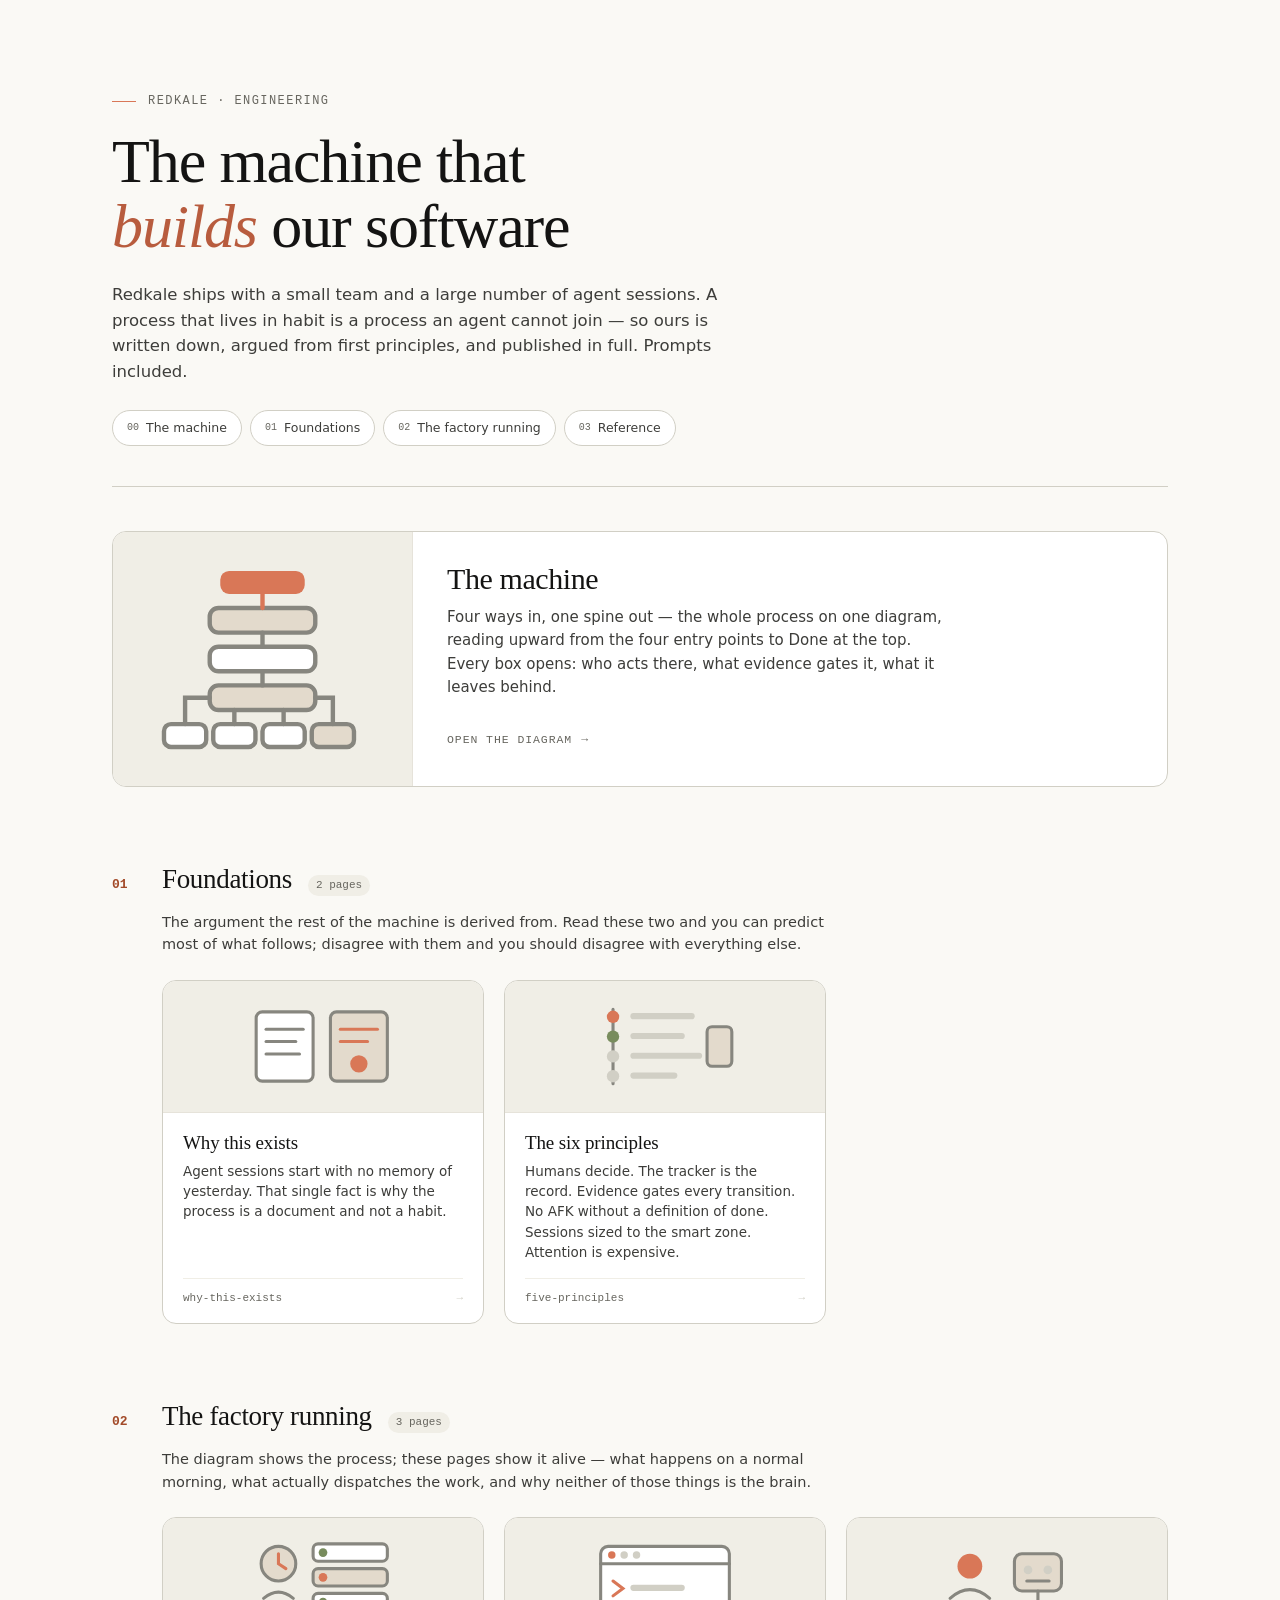
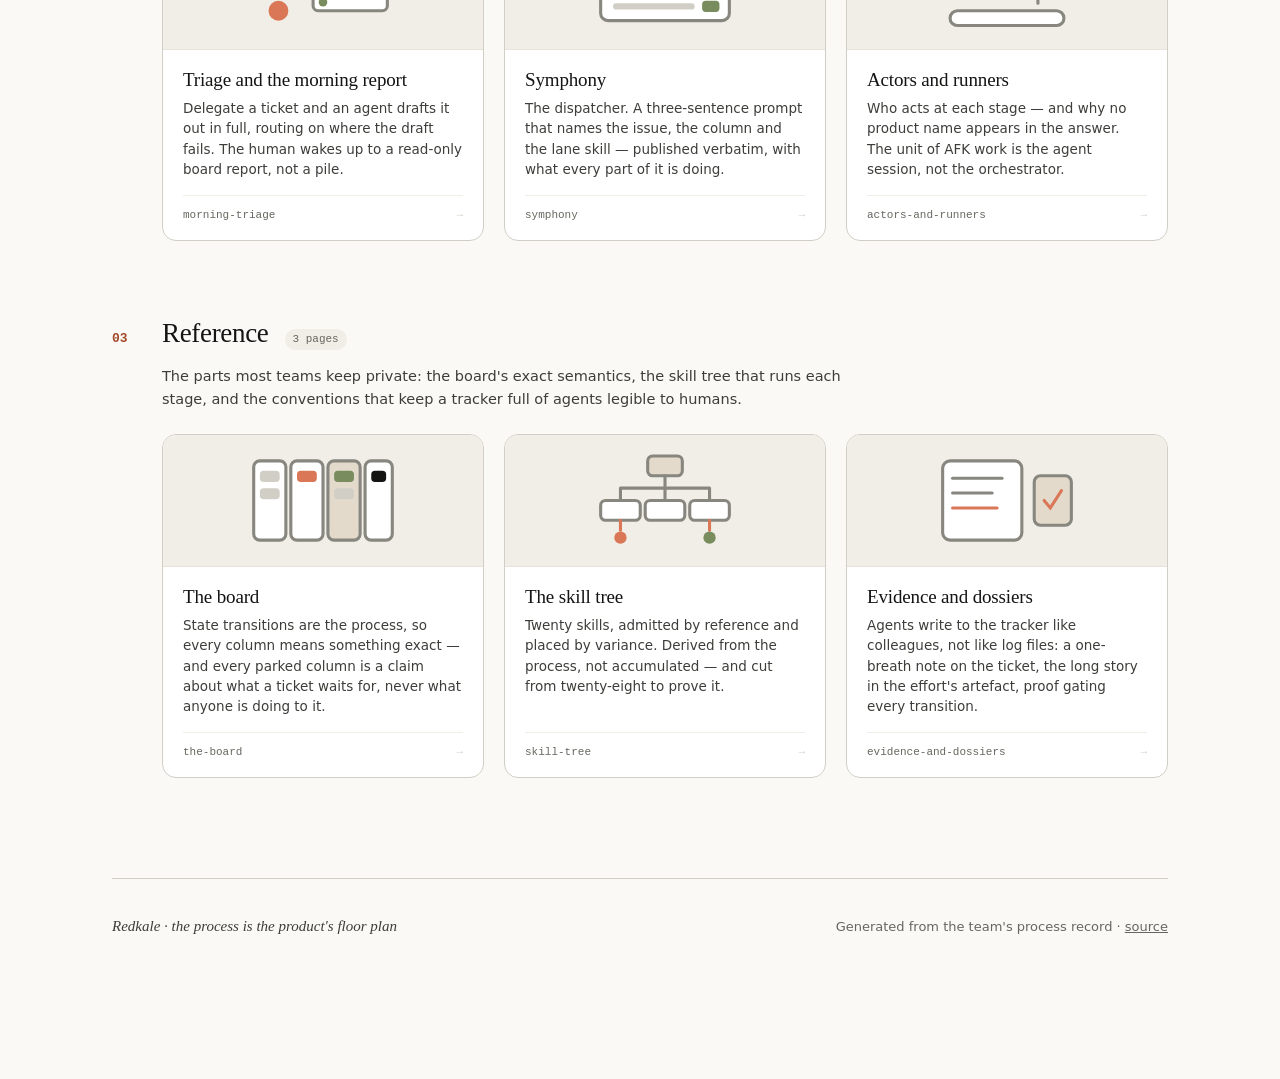
<file: index.html>
<!DOCTYPE html>
<html lang="en">
<head>
<meta charset="utf-8">
<meta name="viewport" content="width=device-width, initial-scale=1">
<title>The Software Factory — Redkale</title>
<meta name="description" content="How Redkale runs engineering with a small team and a large number of agent sessions — the whole process published in full, prompts included.">
<link rel="icon" type="image/svg+xml" href="favicon.svg">
<meta property="og:type" content="website">
<meta property="og:site_name" content="The Software Factory">
<meta property="og:title" content="The Software Factory — Redkale">
<meta property="og:description" content="How Redkale runs engineering with a small team and a large number of agent sessions — the whole process published in full, prompts included.">
<meta property="og:url" content="https://factory.redkale.ai/">
<meta property="og:image" content="https://factory.redkale.ai/og.png">
<meta property="og:image:width" content="1200">
<meta property="og:image:height" content="630">
<meta name="twitter:card" content="summary_large_image">
<link rel="stylesheet" href="style.css">
</head>
<body>
<div class="wrap">

<header class="masthead">
  <p class="eyebrow">Redkale · engineering</p>
  <h1>The machine that <em>builds</em> our software</h1>
  <p class="intro">Redkale ships with a small team and a large number of agent sessions. A process
    that lives in habit is a process an agent cannot join — so ours is written down, argued from
    first principles, and published in full. Prompts included.</p>
  <nav class="toc">
    <a href="machine.html"><span class="n">00</span> The machine</a>
    <a href="#foundations"><span class="n">01</span> Foundations</a>
    <a href="#running"><span class="n">02</span> The factory running</a>
    <a href="#reference"><span class="n">03</span> Reference</a>
  </nav>
</header>

<div class="feature">
  <a class="feat" href="machine.html">
    <div class="fthumb"><svg viewBox="0 0 120 108" aria-hidden="true">
      <rect class="cl" x="36" y="4" width="48" height="13" rx="5"/>
      <rect class="oa" x="30" y="25" width="60" height="14" rx="5"/>
      <rect class="wh" x="30" y="47" width="60" height="14" rx="5"/>
      <rect class="oa" x="30" y="69" width="60" height="14" rx="5"/>
      <path class="lc" d="M60 25 L60 17"/>
      <path class="ln" d="M60 47 L60 39 M60 69 L60 61"/>
      <rect class="wh" x="4" y="91" width="24" height="13" rx="4"/>
      <rect class="wh" x="32" y="91" width="24" height="13" rx="4"/>
      <rect class="wh" x="60" y="91" width="24" height="13" rx="4"/>
      <rect class="oa" x="88" y="91" width="24" height="13" rx="4"/>
      <path class="ln" d="M16 91 L16 76 L30 76"/><path class="ln" d="M44 91 L44 83"/>
      <path class="ln" d="M72 91 L72 83"/><path class="ln" d="M100 91 L100 76 L90 76"/>
    </svg></div>
    <div class="fbody">
      <p class="ftitle">The machine</p>
      <p class="fdesc">Four ways in, one spine out — the whole process on one diagram, reading
        upward from the four entry points to Done at the top. Every box opens: who acts there,
        what evidence gates it, what it leaves behind.</p>
      <p class="fgo"><span>Open the diagram</span><span class="arrow">→</span></p>
    </div>
  </a>
</div>

<section id="foundations">
  <div class="sec-head"><span class="idx">01</span><h2>Foundations</h2><span class="count">2 pages</span></div>
  <p class="sec-intro">The argument the rest of the machine is derived from. Read these two and you
    can predict most of what follows; disagree with them and you should disagree with everything else.</p>
  <div class="grid">
    <a class="card" href="why.html">
      <div class="thumb"><svg viewBox="0 0 120 80" aria-hidden="true">
        <rect class="wh" x="6" y="12" width="46" height="56" rx="5"/>
        <rect class="oa" x="66" y="12" width="46" height="56" rx="5"/>
        <line class="ln" x1="14" y1="26" x2="44" y2="26"/><line class="ln" x1="14" y1="36" x2="38" y2="36"/>
        <line class="ln" x1="14" y1="46" x2="41" y2="46"/>
        <line class="lc" x1="74" y1="26" x2="104" y2="26"/><line class="lc" x1="74" y1="36" x2="96" y2="36"/>
        <circle class="cl" cx="89" cy="54" r="7"/>
      </svg></div>
      <div class="cbody"><div class="ctitle">Why this exists</div>
        <div class="cdesc">Agent sessions start with no memory of yesterday. That single fact is why the process is a document and not a habit.</div>
        <div class="cfile"><span>why-this-exists</span><span class="arrow">→</span></div></div>
    </a>
    <a class="card" href="principles.html">
      <div class="thumb"><svg viewBox="0 0 120 80" aria-hidden="true">
        <line class="ln" x1="18" y1="10" x2="18" y2="70"/>
        <circle class="cl" cx="18" cy="16" r="5"/><circle class="ol" cx="18" cy="32" r="5"/>
        <circle class="fl" cx="18" cy="48" r="5"/><circle class="fl" cx="18" cy="64" r="5"/>
        <rect class="fl" x="32" y="13" width="52" height="5" rx="2.5"/>
        <rect class="fl" x="32" y="29" width="44" height="5" rx="2.5"/>
        <rect class="fl" x="32" y="45" width="58" height="5" rx="2.5"/>
        <rect class="fl" x="32" y="61" width="38" height="5" rx="2.5"/>
        <rect class="oa" x="94" y="24" width="20" height="32" rx="4"/>
      </svg></div>
      <div class="cbody"><div class="ctitle">The six principles</div>
        <div class="cdesc">Humans decide. The tracker is the record. Evidence gates every transition. No AFK without a definition of done. Sessions sized to the smart zone. Attention is expensive.</div>
        <div class="cfile"><span>five-principles</span><span class="arrow">→</span></div></div>
    </a>
  </div>
</section>

<section id="running">
  <div class="sec-head"><span class="idx">02</span><h2>The factory running</h2><span class="count">3 pages</span></div>
  <p class="sec-intro">The diagram shows the process; these pages show it alive — what happens on a
    normal morning, what actually dispatches the work, and why neither of those things is the brain.</p>
  <div class="grid">
    <a class="card" href="morning-triage.html">
      <div class="thumb"><svg viewBox="0 0 120 80" aria-hidden="true">
        <circle class="oa" cx="24" cy="24" r="14"/>
        <path class="lc" d="M24 16 L24 24 L30 28"/>
        <rect class="wh" x="52" y="8" width="60" height="14" rx="4"/>
        <rect class="oa" x="52" y="28" width="60" height="14" rx="4"/>
        <rect class="wh" x="52" y="48" width="60" height="14" rx="4"/>
        <circle class="ol" cx="60" cy="15" r="3.5"/><circle class="cl" cx="60" cy="35" r="3.5"/>
        <circle class="ol" cx="60" cy="55" r="3.5"/>
        <path class="ln" d="M12 52 Q24 42 36 52"/><circle class="cl" cx="24" cy="62" r="8"/>
      </svg></div>
      <div class="cbody"><div class="ctitle">Triage and the morning report</div>
        <div class="cdesc">Delegate a ticket and an agent drafts it out in full, routing on where the draft fails. The human wakes up to a read-only board report, not a pile.</div>
        <div class="cfile"><span>morning-triage</span><span class="arrow">→</span></div></div>
    </a>
    <a class="card" href="symphony.html">
      <div class="thumb"><svg viewBox="0 0 120 80" aria-hidden="true">
        <rect class="wh" x="8" y="10" width="104" height="60" rx="6"/>
        <line class="ln" x1="8" y1="24" x2="112" y2="24"/>
        <circle class="cl" cx="17" cy="17" r="3"/><circle class="fl" cx="27" cy="17" r="3"/><circle class="fl" cx="37" cy="17" r="3"/>
        <path class="lc" d="M18 38 L26 44 L18 50"/>
        <rect class="fl" x="32" y="41" width="44" height="5" rx="2.5"/>
        <rect class="fl" x="18" y="56" width="66" height="5" rx="2.5"/>
        <rect class="ol" x="90" y="54" width="14" height="9" rx="3"/>
      </svg></div>
      <div class="cbody"><div class="ctitle">Symphony</div>
        <div class="cdesc">The dispatcher. A three-sentence prompt that names the issue, the column and the lane skill — published verbatim, with what every part of it is doing.</div>
        <div class="cfile"><span>symphony</span><span class="arrow">→</span></div></div>
    </a>
    <a class="card" href="actors.html">
      <div class="thumb"><svg viewBox="0 0 120 80" aria-hidden="true">
        <circle class="cl" cx="30" cy="26" r="10"/><path class="ln" d="M14 52 Q30 38 46 52"/>
        <rect class="oa" x="66" y="16" width="38" height="30" rx="6"/>
        <circle class="fl" cx="77" cy="29" r="3.5"/><circle class="fl" cx="93" cy="29" r="3.5"/>
        <line class="ln" x1="76" y1="38" x2="94" y2="38"/>
        <line class="ln" x1="85" y1="46" x2="85" y2="56"/>
        <rect class="wh" x="14" y="62" width="92" height="12" rx="6"/>
      </svg></div>
      <div class="cbody"><div class="ctitle">Actors and runners</div>
        <div class="cdesc">Who acts at each stage — and why no product name appears in the answer. The unit of AFK work is the agent session, not the orchestrator.</div>
        <div class="cfile"><span>actors-and-runners</span><span class="arrow">→</span></div></div>
    </a>
  </div>
</section>

<section id="reference">
  <div class="sec-head"><span class="idx">03</span><h2>Reference</h2><span class="count">3 pages</span></div>
  <p class="sec-intro">The parts most teams keep private: the board's exact semantics, the skill tree
    that runs each stage, and the conventions that keep a tracker full of agents legible to humans.</p>
  <div class="grid">
    <a class="card" href="board.html">
      <div class="thumb"><svg viewBox="0 0 120 80" aria-hidden="true">
        <rect class="wh" x="4" y="8" width="26" height="64" rx="5"/><rect class="wh" x="34" y="8" width="26" height="64" rx="5"/>
        <rect class="oa" x="64" y="8" width="26" height="64" rx="5"/><rect class="wh" x="94" y="8" width="22" height="64" rx="5"/>
        <rect class="fl" x="9" y="16" width="16" height="9" rx="3"/><rect class="fl" x="9" y="30" width="16" height="9" rx="3"/>
        <rect class="cl" x="39" y="16" width="16" height="9" rx="3"/>
        <rect class="ol" x="69" y="16" width="16" height="9" rx="3"/><rect class="fl" x="69" y="30" width="16" height="9" rx="3"/>
        <rect class="sl" x="99" y="16" width="12" height="9" rx="3"/>
      </svg></div>
      <div class="cbody"><div class="ctitle">The board</div>
        <div class="cdesc">State transitions are the process, so every column means something exact — and every parked column is a claim about what a ticket waits for, never what anyone is doing to it.</div>
        <div class="cfile"><span>the-board</span><span class="arrow">→</span></div></div>
    </a>
    <a class="card" href="skill-tree.html">
      <div class="thumb"><svg viewBox="0 0 120 80" aria-hidden="true">
        <rect class="oa" x="46" y="4" width="28" height="16" rx="4"/>
        <path class="ln" d="M60 20 L60 30 M24 30 L96 30 M24 30 L24 40 M60 30 L60 40 M96 30 L96 40"/>
        <rect class="wh" x="8" y="40" width="32" height="16" rx="4"/>
        <rect class="wh" x="44" y="40" width="32" height="16" rx="4"/>
        <rect class="wh" x="80" y="40" width="32" height="16" rx="4"/>
        <path class="lc" d="M24 56 L24 64 M96 56 L96 64"/>
        <circle class="cl" cx="24" cy="70" r="5"/><circle class="ol" cx="96" cy="70" r="5"/>
      </svg></div>
      <div class="cbody"><div class="ctitle">The skill tree</div>
        <div class="cdesc">Twenty skills, admitted by reference and placed by variance. Derived from the process, not accumulated — and cut from twenty-eight to prove it.</div>
        <div class="cfile"><span>skill-tree</span><span class="arrow">→</span></div></div>
    </a>
    <a class="card" href="evidence.html">
      <div class="thumb"><svg viewBox="0 0 120 80" aria-hidden="true">
        <rect class="wh" x="8" y="8" width="64" height="64" rx="6"/>
        <line class="ln" x1="16" y1="22" x2="56" y2="22"/><line class="ln" x1="16" y1="34" x2="48" y2="34"/>
        <line class="lc" x1="16" y1="46" x2="52" y2="46"/>
        <rect class="oa" x="82" y="20" width="30" height="40" rx="5"/>
        <path class="lc" d="M90 40 L95 46 L104 32"/>
      </svg></div>
      <div class="cbody"><div class="ctitle">Evidence and dossiers</div>
        <div class="cdesc">Agents write to the tracker like colleagues, not like log files: a one-breath note on the ticket, the long story in the effort's artefact, proof gating every transition.</div>
        <div class="cfile"><span>evidence-and-dossiers</span><span class="arrow">→</span></div></div>
    </a>
  </div>
</section>

<footer>
  <span class="k">Redkale · the process is the product's floor plan</span>
  <span>Generated from the team's process record · <a href="https://github.com/Kale-BI/software-factory">source</a></span>
</footer>
</div>
</body>
</html>
</file>
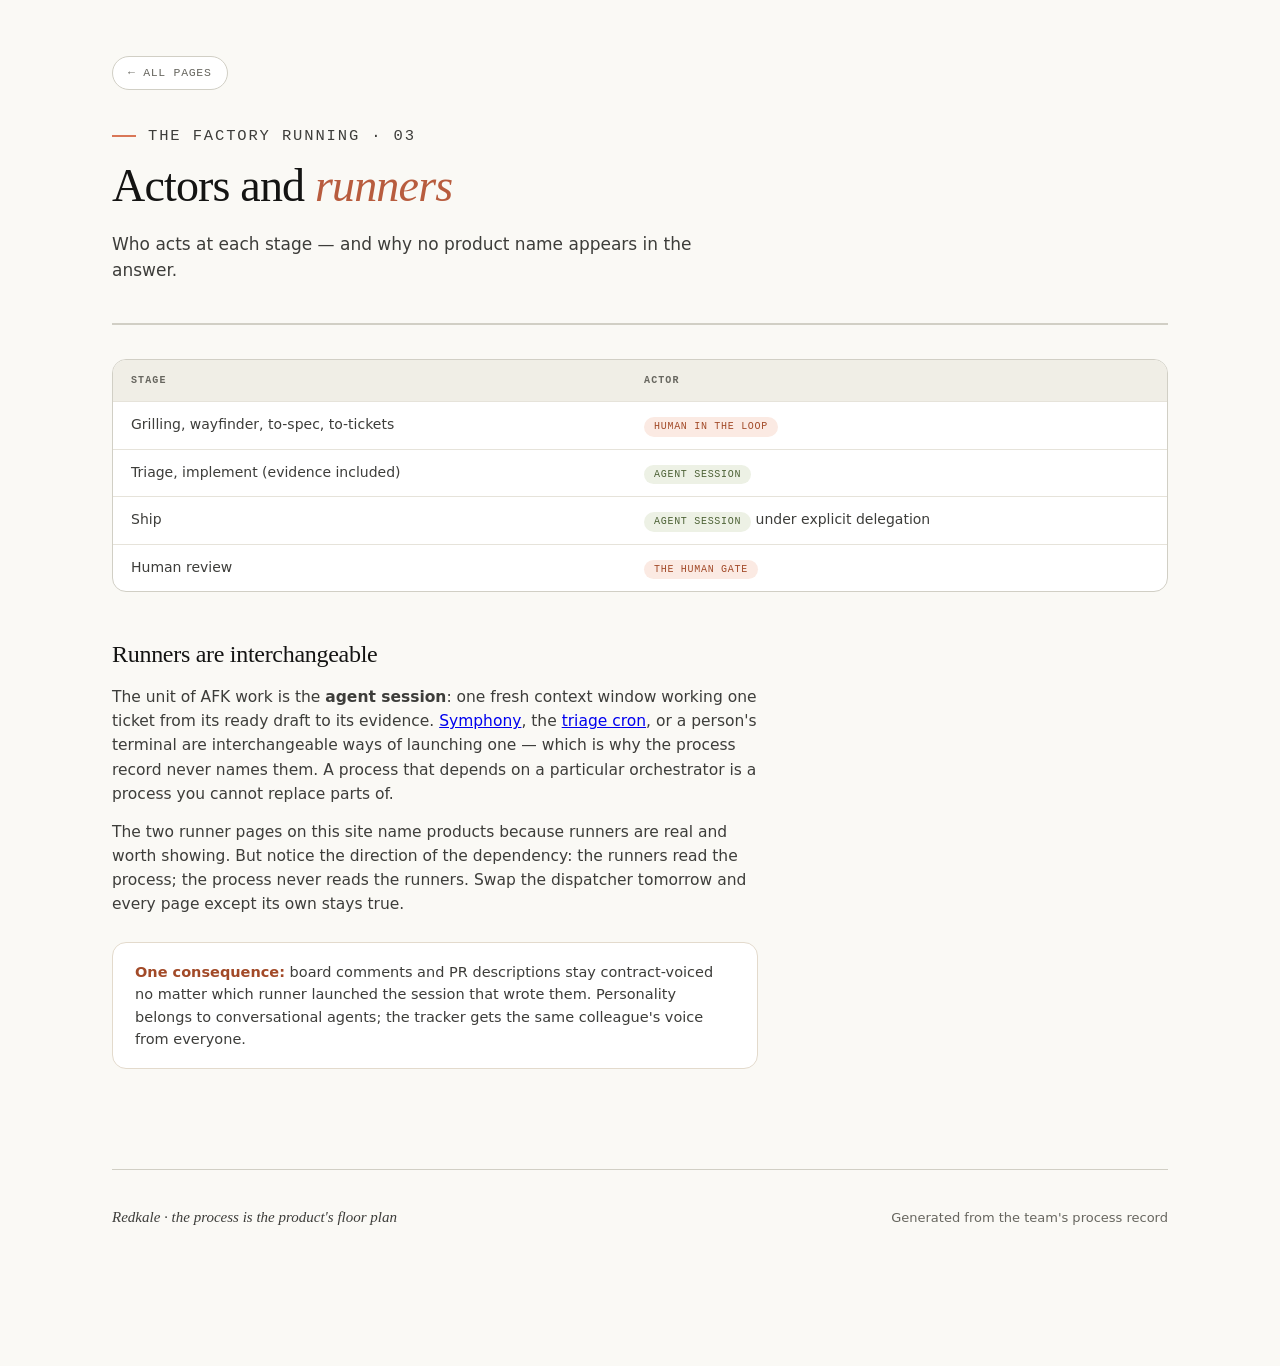
<file: actors.html>
<!DOCTYPE html>
<html lang="en">
<head>
<meta charset="utf-8">
<meta name="viewport" content="width=device-width, initial-scale=1">
<title>Actors and runners — The Software Factory</title>
<meta name="description" content="Who acts at each stage of Redkale's process — and why no product name appears in the answer.">
<link rel="icon" type="image/svg+xml" href="favicon.svg">
<meta property="og:type" content="website">
<meta property="og:site_name" content="The Software Factory">
<meta property="og:title" content="Actors and runners — The Software Factory">
<meta property="og:description" content="Who acts at each stage of Redkale's process — and why no product name appears in the answer.">
<meta property="og:url" content="https://factory.redkale.ai/actors.html">
<meta property="og:image" content="https://factory.redkale.ai/og.png">
<meta property="og:image:width" content="1200">
<meta property="og:image:height" content="630">
<meta name="twitter:card" content="summary_large_image">
<link rel="stylesheet" href="style.css">
</head>
<body>
<div class="wrap page page-top">
  <a class="back" href="index.html">&#8592; all pages</a>
  <p class="eyebrow">The factory running · 03</p>
  <h1>Actors and <em>runners</em></h1>
  <p class="lede">Who acts at each stage — and why no product name appears in the answer.</p>
  <div class="rule"></div>
  <div class="tablewrap"><table>
    <thead><tr><th>Stage</th><th>Actor</th></tr></thead>
    <tbody>
      <tr><td>Grilling, wayfinder, to-spec, to-tickets</td><td><span class="pill human">human in the loop</span></td></tr>
      <tr><td>Triage, implement (evidence included)</td><td><span class="pill agent">agent session</span></td></tr>
      <tr><td>Ship</td><td><span class="pill agent">agent session</span> under explicit delegation</td></tr>
      <tr><td>Human review</td><td><span class="pill human">the human gate</span></td></tr>
    </tbody>
  </table></div>
  <h2>Runners are interchangeable</h2>
  <p>The unit of AFK work is the <b>agent session</b>: one fresh context window working one ticket
    from its ready draft to its evidence. <a href="symphony.html">Symphony</a>, the
    <a href="morning-triage.html">triage cron</a>, or a person's terminal are interchangeable ways of
    launching one — which is why the process record never names them. A process that depends on a
    particular orchestrator is a process you cannot replace parts of.</p>
  <p>The two runner pages on this site name products because runners are real and worth showing. But
    notice the direction of the dependency: the runners read the process; the process never reads the
    runners. Swap the dispatcher tomorrow and every page except its own stays true.</p>
  <div class="callout"><b>One consequence:</b> board comments and PR descriptions stay contract-voiced
    no matter which runner launched the session that wrote them. Personality belongs to conversational
    agents; the tracker gets the same colleague's voice from everyone.</div>
  <footer><span class="k">Redkale · the process is the product's floor plan</span>
    <span>Generated from the team's process record</span></footer>
</div>
</body>
</html>
</file>
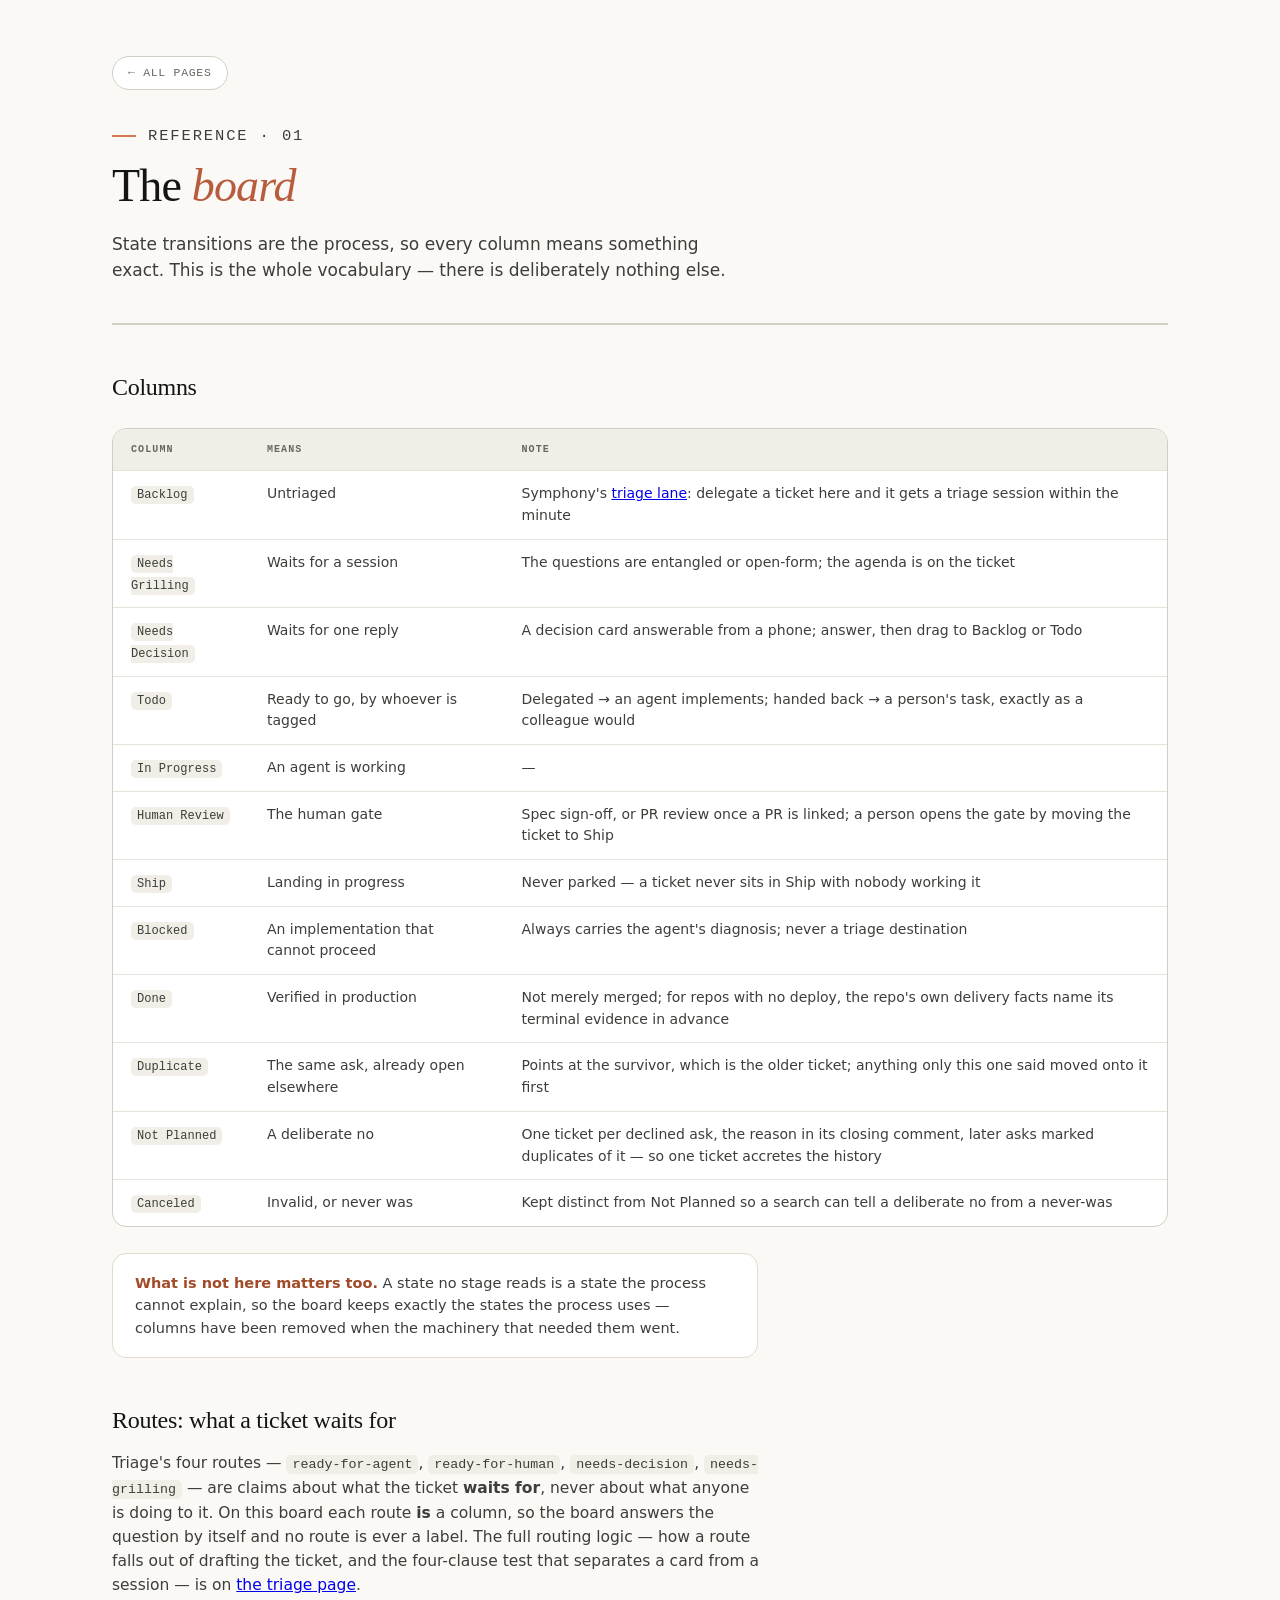
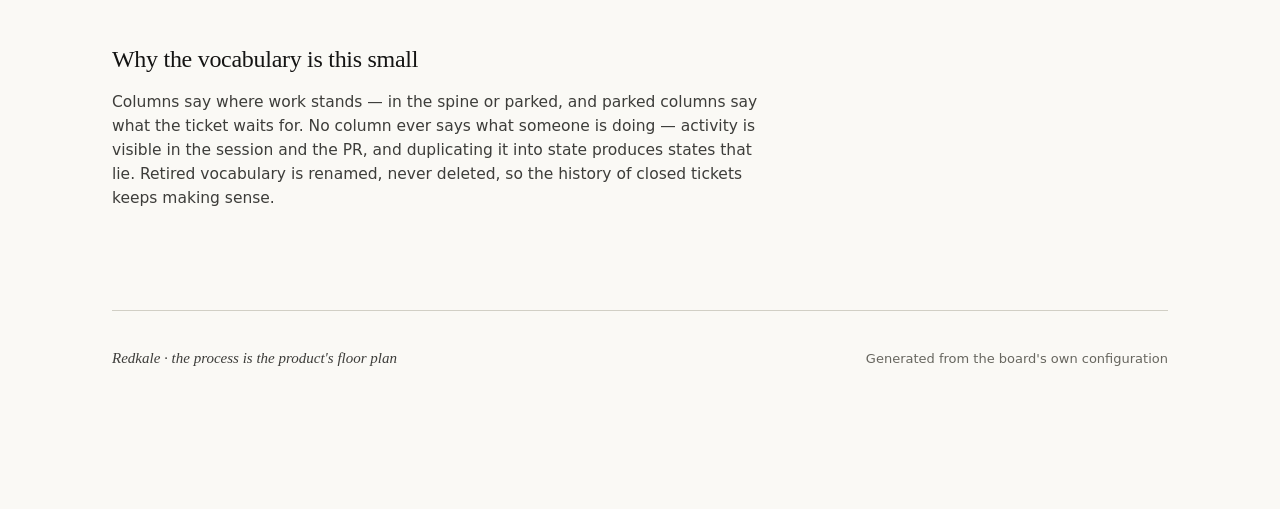
<file: board.html>
<!DOCTYPE html>
<html lang="en">
<head>
<meta charset="utf-8">
<meta name="viewport" content="width=device-width, initial-scale=1">
<title>The board — The Software Factory</title>
<meta name="description" content="The exact semantics of Redkale's board: every column means something precise, and every parked column is a claim about what a ticket waits for.">
<link rel="icon" type="image/svg+xml" href="favicon.svg">
<meta property="og:type" content="website">
<meta property="og:site_name" content="The Software Factory">
<meta property="og:title" content="The board — The Software Factory">
<meta property="og:description" content="The exact semantics of Redkale's board: every column means something precise, and every parked column is a claim about what a ticket waits for.">
<meta property="og:url" content="https://factory.redkale.ai/board.html">
<meta property="og:image" content="https://factory.redkale.ai/og.png">
<meta property="og:image:width" content="1200">
<meta property="og:image:height" content="630">
<meta name="twitter:card" content="summary_large_image">
<link rel="stylesheet" href="style.css">
</head>
<body>
<div class="wrap page page-top">
  <a class="back" href="index.html">&#8592; all pages</a>
  <p class="eyebrow">Reference · 01</p>
  <h1>The <em>board</em></h1>
  <p class="lede">State transitions are the process, so every column means something exact. This is the
    whole vocabulary — there is deliberately nothing else.</p>
  <div class="rule"></div>

  <h2>Columns</h2>
  <div class="tablewrap"><table>
    <thead><tr><th>Column</th><th>Means</th><th>Note</th></tr></thead>
    <tbody>
      <tr><td><code>Backlog</code></td><td>Untriaged</td><td>Symphony's <a href="symphony.html">triage lane</a>: delegate a ticket here and it gets a triage session within the minute</td></tr>
      <tr><td><code>Needs Grilling</code></td><td>Waits for a session</td><td>The questions are entangled or open-form; the agenda is on the ticket</td></tr>
      <tr><td><code>Needs Decision</code></td><td>Waits for one reply</td><td>A decision card answerable from a phone; answer, then drag to Backlog or Todo</td></tr>
      <tr><td><code>Todo</code></td><td>Ready to go, by whoever is tagged</td><td>Delegated &rarr; an agent implements; handed back &rarr; a person's task, exactly as a colleague would</td></tr>
      <tr><td><code>In Progress</code></td><td>An agent is working</td><td>&mdash;</td></tr>
      <tr><td><code>Human Review</code></td><td>The human gate</td><td>Spec sign-off, or PR review once a PR is linked; a person opens the gate by moving the ticket to Ship</td></tr>
      <tr><td><code>Ship</code></td><td>Landing in progress</td><td>Never parked — a ticket never sits in Ship with nobody working it</td></tr>
      <tr><td><code>Blocked</code></td><td>An implementation that cannot proceed</td><td>Always carries the agent's diagnosis; never a triage destination</td></tr>
      <tr><td><code>Done</code></td><td>Verified in production</td><td>Not merely merged; for repos with no deploy, the repo's own delivery facts name its terminal evidence in advance</td></tr>
      <tr><td><code>Duplicate</code></td><td>The same ask, already open elsewhere</td><td>Points at the survivor, which is the older ticket; anything only this one said moved onto it first</td></tr>
      <tr><td><code>Not Planned</code></td><td>A deliberate no</td><td>One ticket per declined ask, the reason in its closing comment, later asks marked duplicates of it — so one ticket accretes the history</td></tr>
      <tr><td><code>Canceled</code></td><td>Invalid, or never was</td><td>Kept distinct from Not Planned so a search can tell a deliberate no from a never-was</td></tr>
    </tbody>
  </table></div>
  <div class="callout"><b>What is not here matters too.</b> A state no stage reads is a state the
    process cannot explain, so the board keeps exactly the states the process uses — columns have
    been removed when the machinery that needed them went.</div>

  <h2>Routes: what a ticket waits for</h2>
  <p>Triage's four routes &mdash; <code>ready-for-agent</code>, <code>ready-for-human</code>,
    <code>needs-decision</code>, <code>needs-grilling</code> &mdash; are claims about what the ticket
    <b>waits for</b>, never about what anyone is doing to it. On this board each route <b>is</b> a
    column, so the board answers the question by itself and no route is ever a label. The
    full routing logic &mdash; how a route falls out of drafting the ticket, and the four-clause test
    that separates a card from a session &mdash; is on
    <a href="morning-triage.html">the triage page</a>.</p>

  <h2>Why the vocabulary is this small</h2>
  <p>Columns say where work stands &mdash; in the spine or parked, and parked columns say what the
    ticket waits for. No column ever says what someone is doing — activity is visible in the session and the PR, and duplicating it into
    state produces states that lie. Retired vocabulary is renamed, never deleted, so the history of
    closed tickets keeps making sense.</p>

  <footer><span class="k">Redkale · the process is the product's floor plan</span>
    <span>Generated from the board's own configuration</span></footer>
</div>
</body>
</html>
</file>
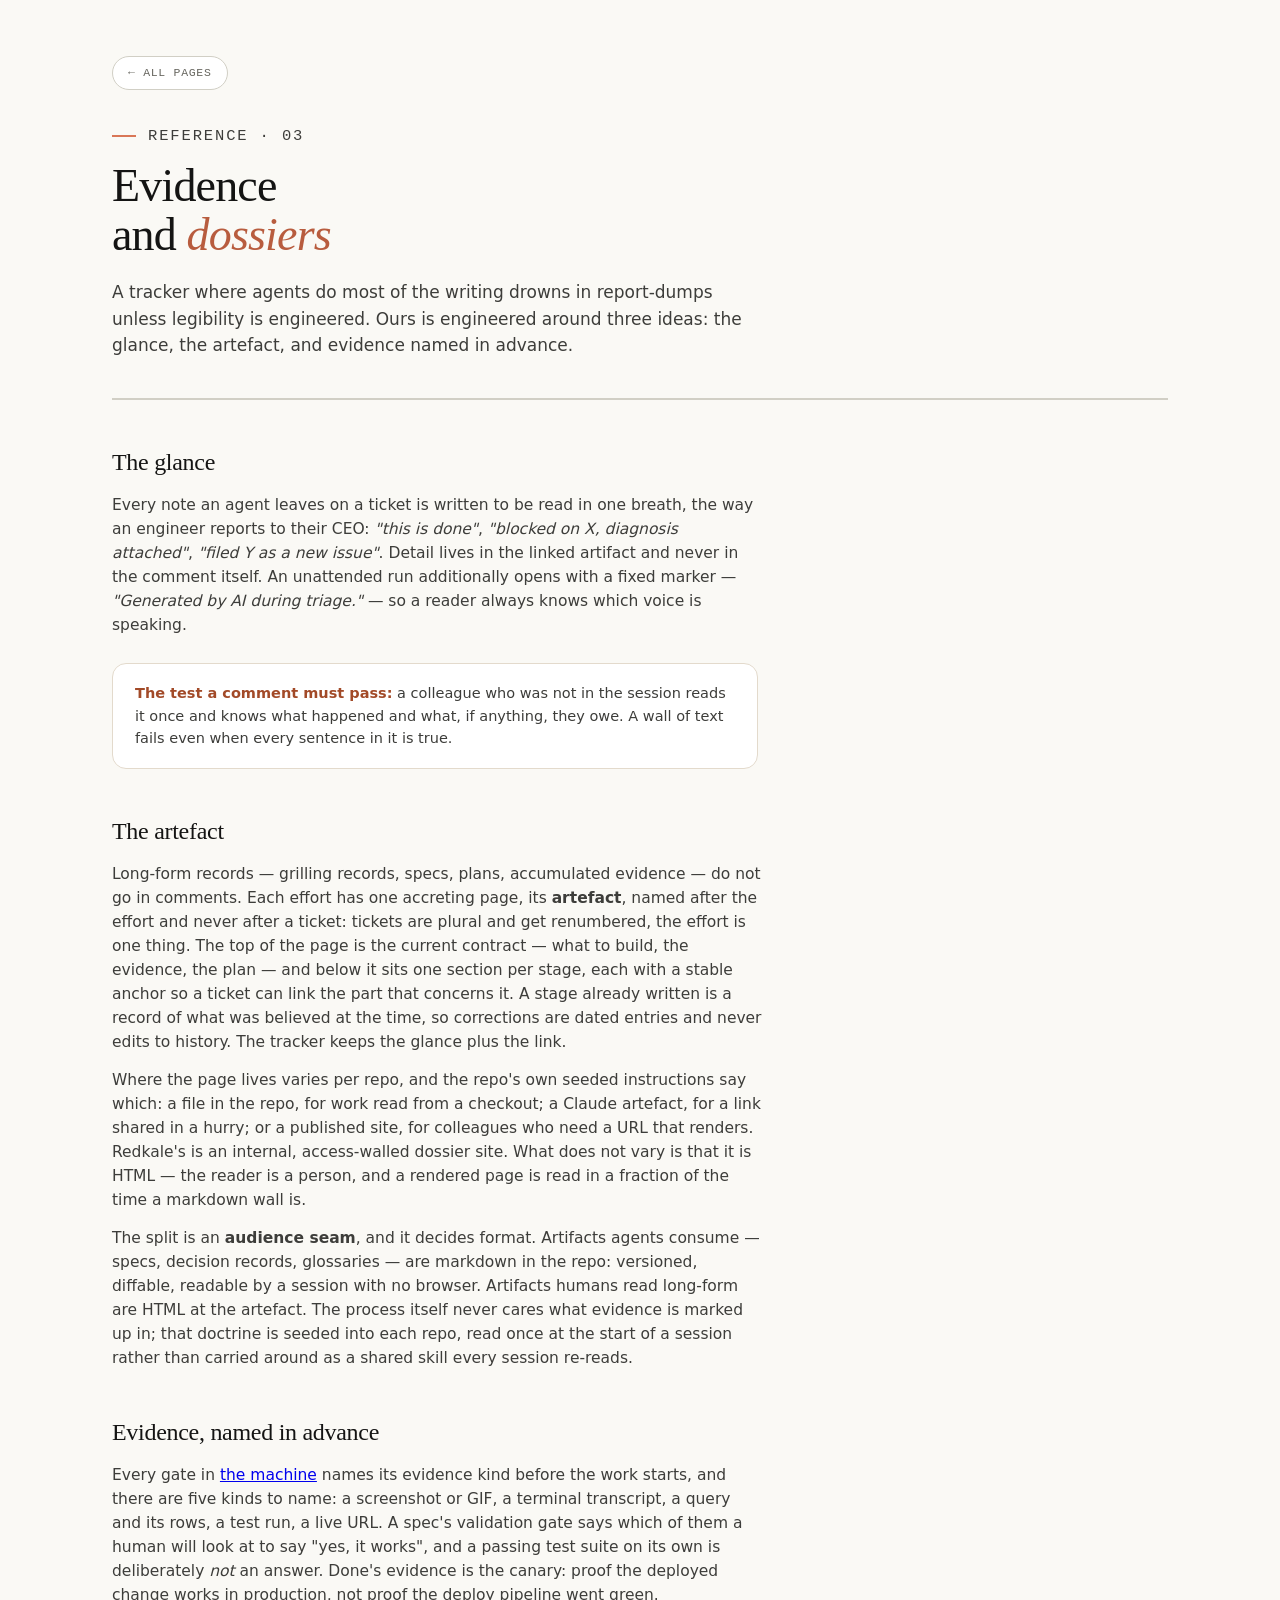
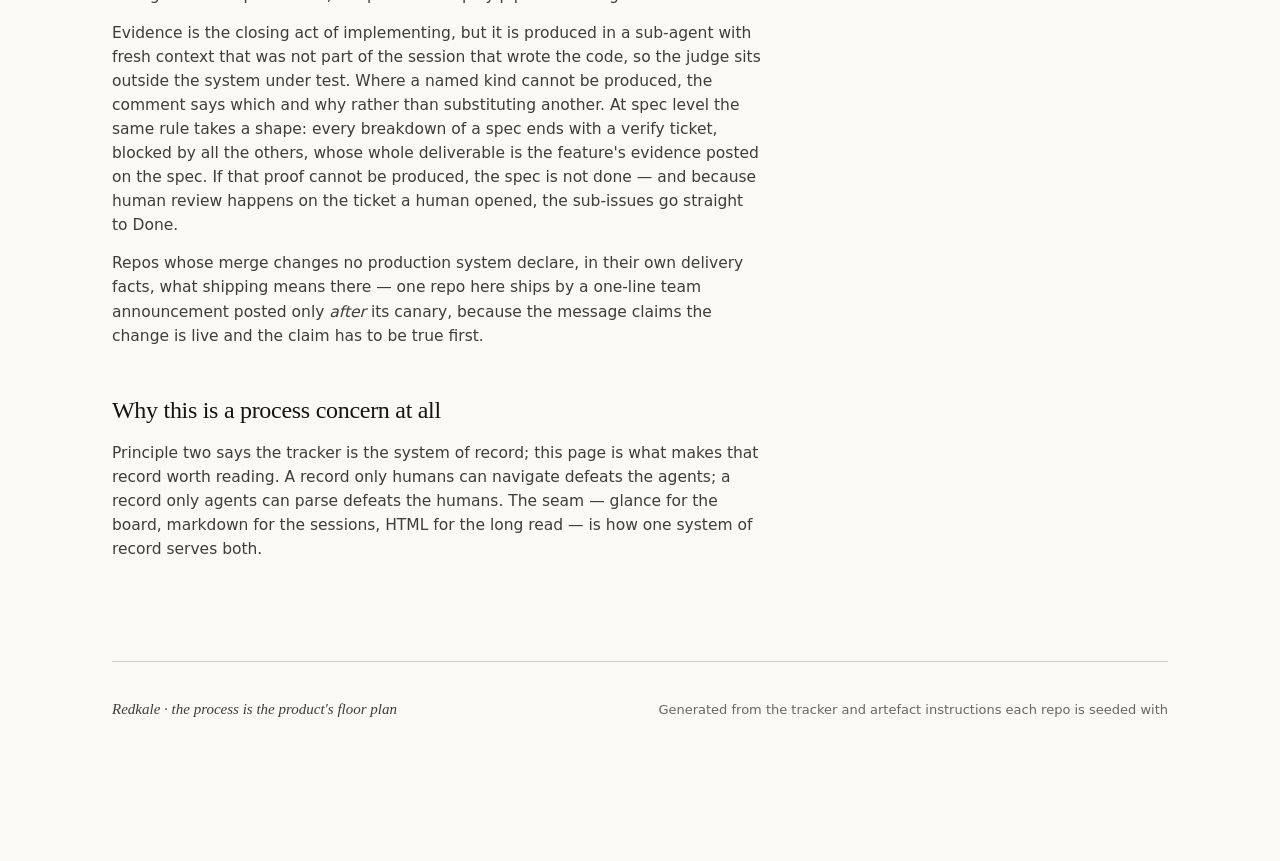
<file: evidence.html>
<!DOCTYPE html>
<html lang="en">
<head>
<meta charset="utf-8">
<meta name="viewport" content="width=device-width, initial-scale=1">
<title>Evidence and dossiers — The Software Factory</title>
<meta name="description" content="How Redkale keeps a tracker full of agents legible to humans: one-breath glances, one long-form artefact per effort, and proof gating every transition.">
<link rel="icon" type="image/svg+xml" href="favicon.svg">
<meta property="og:type" content="website">
<meta property="og:site_name" content="The Software Factory">
<meta property="og:title" content="Evidence and dossiers — The Software Factory">
<meta property="og:description" content="How Redkale keeps a tracker full of agents legible to humans: one-breath glances, one long-form artefact per effort, and proof gating every transition.">
<meta property="og:url" content="https://factory.redkale.ai/evidence.html">
<meta property="og:image" content="https://factory.redkale.ai/og.png">
<meta property="og:image:width" content="1200">
<meta property="og:image:height" content="630">
<meta name="twitter:card" content="summary_large_image">
<link rel="stylesheet" href="style.css">
</head>
<body>
<div class="wrap page page-top">
  <a class="back" href="index.html">&#8592; all pages</a>
  <p class="eyebrow">Reference · 03</p>
  <h1>Evidence and <em>dossiers</em></h1>
  <p class="lede">A tracker where agents do most of the writing drowns in report-dumps unless
    legibility is engineered. Ours is engineered around three ideas: the glance, the artefact, and
    evidence named in advance.</p>
  <div class="rule"></div>

  <h2>The glance</h2>
  <p>Every note an agent leaves on a ticket is written to be read in one breath, the way an engineer
    reports to their CEO: <i>"this is done"</i>, <i>"blocked on X, diagnosis attached"</i>,
    <i>"filed Y as a new issue"</i>. Detail lives in the linked artifact and never in the comment
    itself. An unattended run additionally opens with a fixed marker — <i>"Generated by AI during
    triage."</i> — so a reader always knows which voice is speaking.</p>
  <div class="callout"><b>The test a comment must pass:</b> a colleague who was not in the session
    reads it once and knows what happened and what, if anything, they owe. A wall of text fails even
    when every sentence in it is true.</div>

  <h2>The artefact</h2>
  <p>Long-form records — grilling records, specs, plans, accumulated evidence — do not go in comments.
    Each effort has one accreting page, its <b>artefact</b>, named after the effort and never after a
    ticket: tickets are plural and get renumbered, the effort is one thing. The top of the page is the
    current contract — what to build, the evidence, the plan — and below it sits one section per
    stage, each with a stable anchor so a ticket can link the part that concerns it. A stage already
    written is a record of what was believed at the time, so corrections are dated entries and never
    edits to history. The tracker keeps the glance plus the link.</p>
  <p>Where the page lives varies per repo, and the repo's own seeded instructions say which: a file in
    the repo, for work read from a checkout; a Claude artefact, for a link shared in a hurry; or a
    published site, for colleagues who need a URL that renders. Redkale's is an internal, access-walled
    dossier site. What does not vary is that it is HTML — the reader is a person, and a rendered page
    is read in a fraction of the time a markdown wall is.</p>
  <p>The split is an <b>audience seam</b>, and it decides format. Artifacts agents consume — specs,
    decision records, glossaries — are markdown in the repo: versioned, diffable, readable by a
    session with no browser. Artifacts humans read long-form are HTML at the artefact. The process
    itself never cares what evidence is marked up in; that doctrine is seeded into each repo, read
    once at the start of a session rather than carried around as a shared skill every session
    re-reads.</p>

  <h2>Evidence, named in advance</h2>
  <p>Every gate in <a href="machine.html">the machine</a> names its evidence kind before the work
    starts, and there are five kinds to name: a screenshot or GIF, a terminal transcript, a query and
    its rows, a test run, a live URL. A spec's validation gate says which of them a human will look at
    to say "yes, it works", and a passing test suite on its own is deliberately <i>not</i> an answer.
    Done's evidence is the canary: proof the deployed change works in production, not proof the deploy
    pipeline went green.</p>
  <p>Evidence is the closing act of implementing, but it is produced in a sub-agent with fresh context
    that was not part of the session that wrote the code, so the judge sits outside the system under
    test. Where a named kind cannot be produced, the comment says which and why rather than
    substituting another. At spec level the same rule takes a shape: every breakdown of a spec ends
    with a verify ticket, blocked by all the others, whose whole deliverable is the feature's evidence
    posted on the spec. If that proof cannot be produced, the spec is not done — and because human
    review happens on the ticket a human opened, the sub-issues go straight to Done.</p>
  <p>Repos whose merge changes no production system declare, in their own delivery facts, what
    shipping means there — one repo here ships by a one-line team announcement posted only
    <i>after</i> its canary, because the message claims the change is live and the claim has to be
    true first.</p>

  <h2>Why this is a process concern at all</h2>
  <p>Principle two says the tracker is the system of record; this page is what makes that record worth
    reading. A record only humans can navigate defeats the agents; a record only agents can parse
    defeats the humans. The seam — glance for the board, markdown for the sessions, HTML for the long
    read — is how one system of record serves both.</p>

  <footer><span class="k">Redkale · the process is the product's floor plan</span>
    <span>Generated from the tracker and artefact instructions each repo is seeded with</span></footer>
</div>
</body>
</html>
</file>
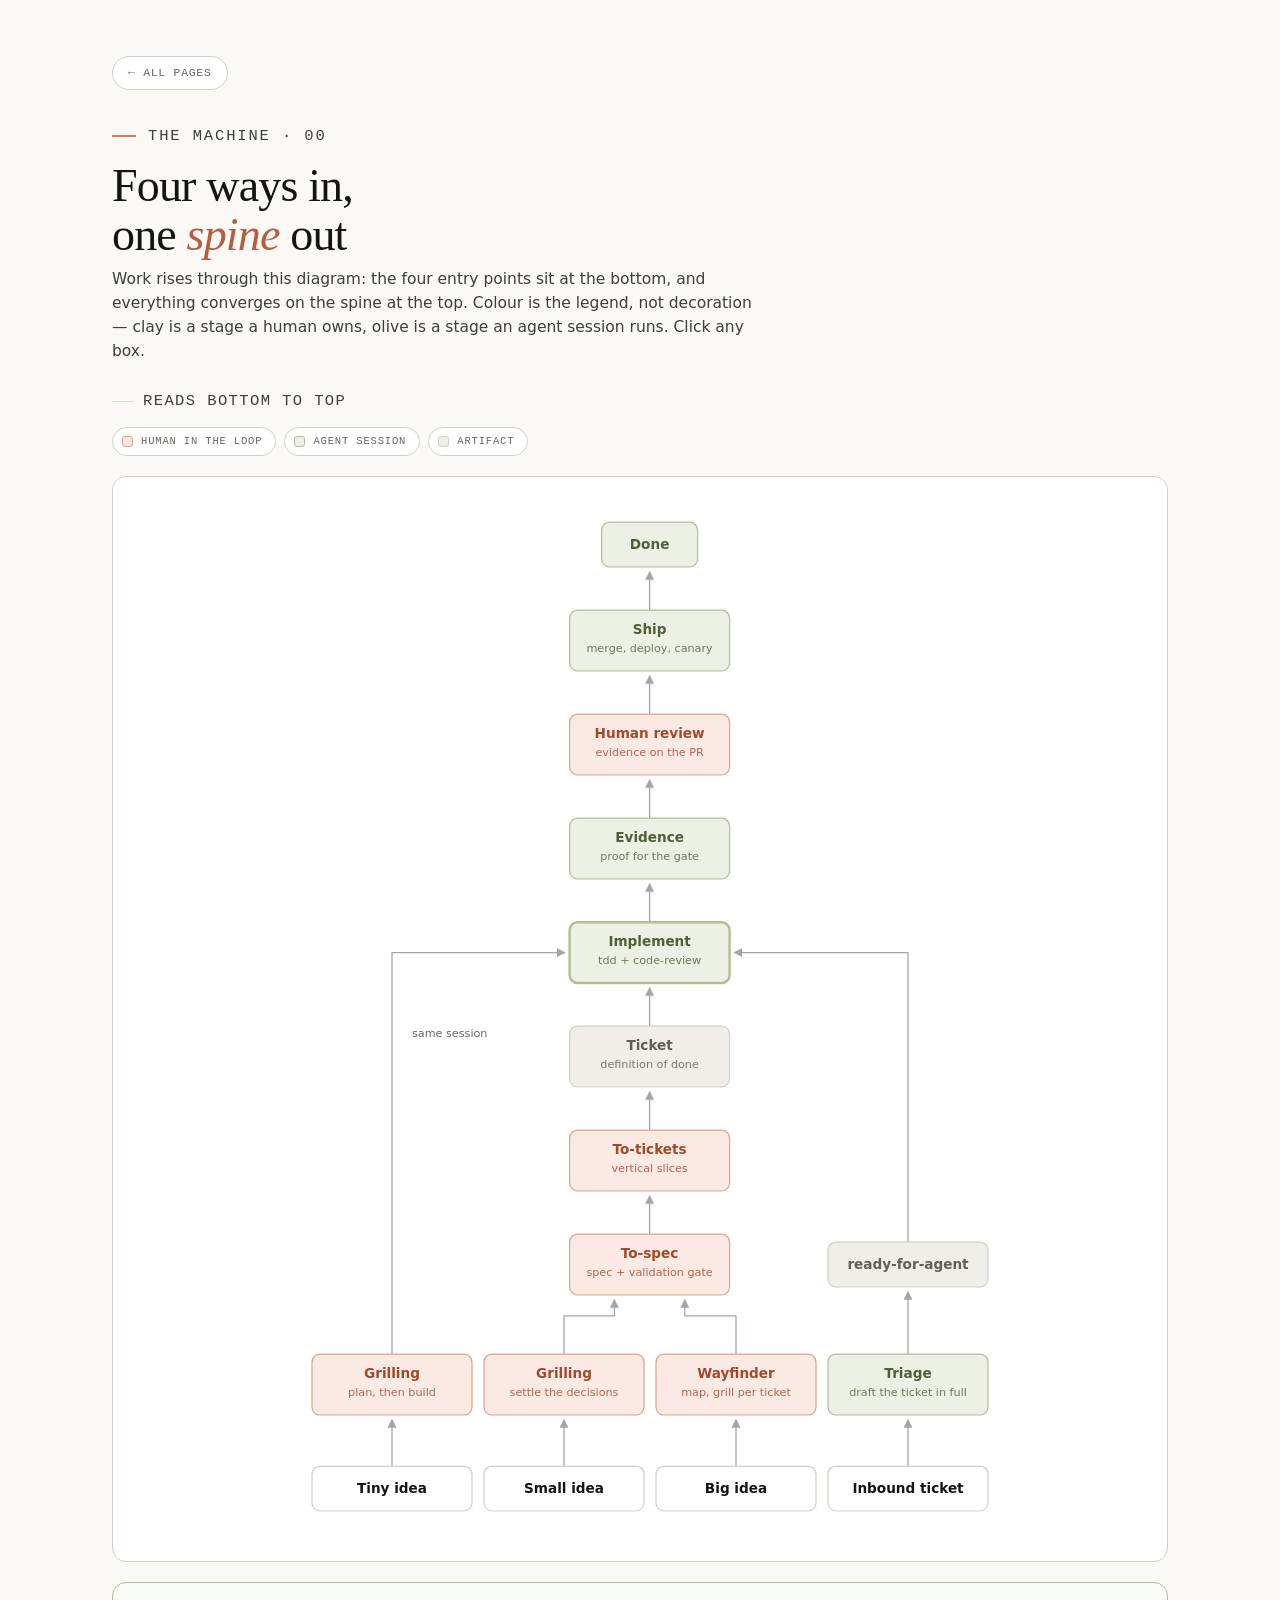
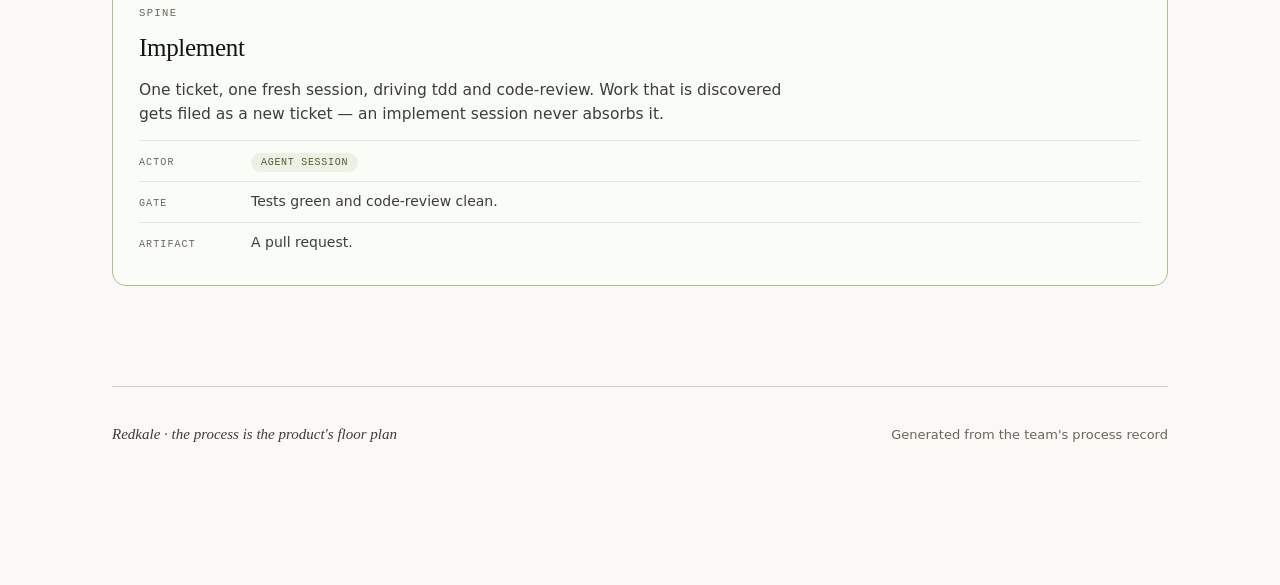
<file: machine.html>
<!DOCTYPE html>
<html lang="en">
<head>
<meta charset="utf-8">
<meta name="viewport" content="width=device-width, initial-scale=1">
<title>The machine — The Software Factory</title>
<meta name="description" content="Redkale's engineering process on one diagram: four entry points rising into one evidence-gated spine. Every box opens.">
<link rel="icon" type="image/svg+xml" href="favicon.svg">
<meta property="og:type" content="website">
<meta property="og:site_name" content="The Software Factory">
<meta property="og:title" content="The machine — The Software Factory">
<meta property="og:description" content="Redkale's engineering process on one diagram: four entry points rising into one evidence-gated spine. Every box opens.">
<meta property="og:url" content="https://factory.redkale.ai/machine.html">
<meta property="og:image" content="https://factory.redkale.ai/og.png">
<meta property="og:image:width" content="1200">
<meta property="og:image:height" content="630">
<meta name="twitter:card" content="summary_large_image">
<link rel="stylesheet" href="style.css">
</head>
<body>
<div class="wrap page page-top">
  <a class="back" href="index.html">&#8592; all pages</a>
  <p class="eyebrow">The machine · 00</p>
  <h1>Four ways in, one <em>spine</em> out</h1>
  <p class="intro">Work rises through this diagram: the four entry points sit at the bottom, and
    everything converges on the spine at the top. Colour is the legend, not decoration — clay is a
    stage a human owns, olive is a stage an agent session runs. Click any box.</p>
  <p class="readnote" style="margin-top:26px">reads bottom to top</p>
  <ul class="legend">
    <li><i class="sw-h"></i>human in the loop</li>
    <li><i class="sw-a"></i>agent session</li>
    <li><i class="sw-n"></i>artifact</li>
  </ul>
  <div class="canvas"><svg viewBox="0 0 1000 1290" role="group" aria-label="The process: four entry points rising into one evidence-gated spine">
    <defs><marker id="ar" viewBox="0 0 9 9" refX="8" refY="4.5" markerWidth="7" markerHeight="7" orient="auto"><path d="M0,0 L9,4.5 L0,9 z" fill="#A8A69C"></path></marker></defs>
    <path class="ed" d="M190,1204 L190,1146" marker-end="url(#ar)"></path>
    <path class="ed" d="M405,1204 L405,1146" marker-end="url(#ar)"></path>
    <path class="ed" d="M620,1204 L620,1146" marker-end="url(#ar)"></path>
    <path class="ed" d="M835,1204 L835,1146" marker-end="url(#ar)"></path>
    <path class="ed" d="M405,1064 L405,1016 L468,1016 L468,996" marker-end="url(#ar)"></path>
    <path class="ed" d="M620,1064 L620,1016 L556,1016 L556,996" marker-end="url(#ar)"></path>
    <path class="ed" d="M835,1064 L835,986" marker-end="url(#ar)"></path>
    <path class="ed" d="M512,914 L512,866" marker-end="url(#ar)"></path>
    <path class="ed" d="M512,784 L512,736" marker-end="url(#ar)"></path>
    <path class="ed" d="M512,654 L512,606" marker-end="url(#ar)"></path>
    <path class="ed" d="M190,1064 L190,562 L406,562" marker-end="url(#ar)"></path>
    <path class="ed" d="M835,924 L835,562 L618,562" marker-end="url(#ar)"></path>
    <path class="ed" d="M512,524 L512,476" marker-end="url(#ar)"></path>
    <path class="ed" d="M512,394 L512,346" marker-end="url(#ar)"></path>
    <path class="ed" d="M512,264 L512,216" marker-end="url(#ar)"></path>
    <path class="ed" d="M512,134 L512,86" marker-end="url(#ar)"></path>
    <text class="edlabel" x="215" y="668">same session</text>
    <g class="nd entry" data-stage="tiny"><rect x="90" y="1204" width="200" height="56" rx="10"></rect><text class="t" x="190" y="1238" text-anchor="middle">Tiny idea</text></g>
    <g class="nd entry" data-stage="small"><rect x="305" y="1204" width="200" height="56" rx="10"></rect><text class="t" x="405" y="1238" text-anchor="middle">Small idea</text></g>
    <g class="nd entry" data-stage="big"><rect x="520" y="1204" width="200" height="56" rx="10"></rect><text class="t" x="620" y="1238" text-anchor="middle">Big idea</text></g>
    <g class="nd entry" data-stage="inbound"><rect x="735" y="1204" width="200" height="56" rx="10"></rect><text class="t" x="835" y="1238" text-anchor="middle">Inbound ticket</text></g>
    <g class="nd human" data-stage="grilling-tiny"><rect x="90" y="1064" width="200" height="76" rx="10"></rect><text class="t" x="190" y="1094" text-anchor="middle">Grilling</text><text class="s" x="190" y="1116" text-anchor="middle">plan, then build</text></g>
    <g class="nd human" data-stage="grilling"><rect x="305" y="1064" width="200" height="76" rx="10"></rect><text class="t" x="405" y="1094" text-anchor="middle">Grilling</text><text class="s" x="405" y="1116" text-anchor="middle">settle the decisions</text></g>
    <g class="nd human" data-stage="wayfinder"><rect x="520" y="1064" width="200" height="76" rx="10"></rect><text class="t" x="620" y="1094" text-anchor="middle">Wayfinder</text><text class="s" x="620" y="1116" text-anchor="middle">map, grill per ticket</text></g>
    <g class="nd agent" data-stage="triage"><rect x="735" y="1064" width="200" height="76" rx="10"></rect><text class="t" x="835" y="1094" text-anchor="middle">Triage</text><text class="s" x="835" y="1116" text-anchor="middle">draft the ticket in full</text></g>
    <g class="nd human" data-stage="tospec"><rect x="412" y="914" width="200" height="76" rx="10"></rect><text class="t" x="512" y="944" text-anchor="middle">To-spec</text><text class="s" x="512" y="966" text-anchor="middle">spec + validation gate</text></g>
    <g class="nd neutral" data-stage="brief"><rect x="735" y="924" width="200" height="56" rx="10"></rect><text class="t" x="835" y="958" text-anchor="middle">ready-for-agent</text></g>
    <g class="nd human" data-stage="totickets"><rect x="412" y="784" width="200" height="76" rx="10"></rect><text class="t" x="512" y="814" text-anchor="middle">To-tickets</text><text class="s" x="512" y="836" text-anchor="middle">vertical slices</text></g>
    <g class="nd neutral" data-stage="ticket"><rect x="412" y="654" width="200" height="76" rx="10"></rect><text class="t" x="512" y="684" text-anchor="middle">Ticket</text><text class="s" x="512" y="706" text-anchor="middle">definition of done</text></g>
    <g class="nd agent" data-stage="implement"><rect x="412" y="524" width="200" height="76" rx="10"></rect><text class="t" x="512" y="554" text-anchor="middle">Implement</text><text class="s" x="512" y="576" text-anchor="middle">tdd + code-review</text></g>
    <g class="nd agent" data-stage="evidence"><rect x="412" y="394" width="200" height="76" rx="10"></rect><text class="t" x="512" y="424" text-anchor="middle">Evidence</text><text class="s" x="512" y="446" text-anchor="middle">proof for the gate</text></g>
    <g class="nd human" data-stage="review"><rect x="412" y="264" width="200" height="76" rx="10"></rect><text class="t" x="512" y="294" text-anchor="middle">Human review</text><text class="s" x="512" y="316" text-anchor="middle">evidence on the PR</text></g>
    <g class="nd agent" data-stage="closeout"><rect x="412" y="134" width="200" height="76" rx="10"></rect><text class="t" x="512" y="164" text-anchor="middle">Ship</text><text class="s" x="512" y="186" text-anchor="middle">merge, deploy, canary</text></g>
    <g class="nd agent" data-stage="done"><rect x="452" y="24" width="120" height="56" rx="10"></rect><text class="t" x="512" y="58" text-anchor="middle">Done</text></g>
  </svg></div>
  <div class="detail is-agent" id="detail" role="region" aria-live="polite" aria-label="Selected stage"></div>
  <footer><span class="k">Redkale · the process is the product's floor plan</span>
    <span>Generated from the team's process record</span></footer>
</div>

<script>
var STAGES = {
  tiny: { t:"Tiny idea", k:"entry", who:"human", w:"Human in the loop",
    p:"Small enough that specifying it costs more than building it. Grilled and built in the same session, by the same person, with the agent alongside.",
    gate:"None — it reaches the spine inside the same session.", art:"The commit itself." },
  small: { t:"Small idea", k:"entry", who:"human", w:"Human in the loop",
    p:"One feature, understood but not yet pinned down. Runs the full shaping chain — grilling, to-spec, to-tickets — and then goes AFK.",
    gate:"A spec a stranger could implement.", art:"Spec in the repo." },
  big: { t:"Big idea", k:"entry", who:"human", w:"Human in the loop",
    p:"Too big for one session and wrapped in fog. It does not go to grilling directly; it goes to wayfinder, which charts the decisions first.",
    gate:"The way to the destination is clear.", art:"A wayfinder map." },
  inbound: { t:"Inbound ticket", k:"entry", who:"agent", w:"Agent session",
    p:"A bug report, or a ticket an agent filed while working on something else. Enters the machine backwards, through triage.",
    gate:"Triage has verified the claim and drafted the ticket in full.", art:"The draft in the effort's artefact, and one of four routes." },
  "grilling-tiny": { t:"Grilling — plan, then build", k:"stage", who:"human", w:"Human in the loop",
    p:"For a tiny idea, specifying it costs more than building it. The same session that settles the decision writes the code, with the human present throughout.",
    gate:"None — it reaches the spine inside the same session.", art:"The commit itself." },
  grilling: { t:"Grilling", k:"stage", who:"human", w:"Human in the loop",
    p:"Adversarial conversation that turns an intention into a decision. The agent argues back; the human decides. The record outlives the session.",
    gate:"Shared understanding, stated back and confirmed.", art:"A grilling record." },
  wayfinder: { t:"Wayfinder", k:"stage", who:"human", w:"Human in the loop",
    p:"Charts a big effort as a map of decision tickets, then resolves them one at a time. Deliberately incomplete: what cannot be stated sharply yet stays in fog until the frontier reaches it.",
    gate:"No decisions left before someone can go and build.", art:"Map issue plus one resolution per ticket." },
  triage: { t:"Triage", k:"stage", who:"agent", w:"Agent session",
    p:"Draft-first: always attempt the complete ticket — what to build, the evidence, the plan, the blockers — and let the route fall out of where the draft fails. Facts get looked up during triage; only preferences and empirical unknowns reach a human. Runs as Symphony's Backlog lane — see the triage page; a read-only morning report photographs the board.",
    gate:"A complete draft, or a named blank in card or agenda form.", art:"The draft in the effort's artefact, plus the route's state on the board." },
  tospec: { t:"To-spec", k:"stage", who:"human", w:"Human in the loop",
    p:"Turns the settled decision into a specification someone who was not in the room could implement.",
    gate:"Validation criteria named, with their evidence kind.", art:"Spec document." },
  brief: { t:"ready-for-agent", k:"route", who:"agent", w:"Agent session",
    p:"The route that means principle four is satisfied: the ticket waits for nothing. What to build, the evidence a human will accept, the plan and the blockers are all settled, so the work can leave human hands. The only route agents dispatch from.",
    gate:"Nothing missing.", art:"The ready ticket, and its draft in the artefact." },
  totickets: { t:"To-tickets", k:"stage", who:"human", w:"Human in the loop",
    p:"Slices the spec into tickets, each sized to one session and each carrying its own definition of done.",
    gate:"Every ticket independently dispatchable.", art:"Tickets on the tracker." },
  ticket: { t:"Ticket", k:"artifact", who:"agent", w:"Hand-off point",
    p:"The unit of AFK work: one session's worth, carrying its own definition of done. This is the object principle four is about — without it, dispatching is a gamble rather than a delegation.",
    gate:"Deliverable and acceptance criteria settled.", art:"The ticket body on the tracker." },
  implement: { t:"Implement", k:"spine", who:"agent", w:"Agent session",
    p:"One ticket, one fresh session, driving tdd and code-review. Work that is discovered gets filed as a new ticket — an implement session never absorbs it.",
    gate:"Tests green and code-review clean.", art:"A pull request." },
  evidence: { t:"Evidence", k:"spine", who:"agent", w:"Agent session",
    p:"Produces the proof the next gate will read — the validation evidence named in advance, one of five kinds. It closes the implement stage, but runs in a sub-agent with fresh context that was not part of the session that wrote the code, so the judge sits outside the system under test.",
    gate:"The named evidence exists and is attached.", art:"The evidence comment on the ticket." },
  review: { t:"Human review", k:"spine", who:"human", w:"The human gate",
    p:"The one stage no runner can stand in for. The evidence named at the previous gate is attached to the PR, and a person reads it.",
    gate:"Approval on the PR.", art:"Review comments." },
  closeout: { t:"Ship", k:"spine", who:"agent", w:"Agent session, delegated",
    p:"Carries the change past the merge — deploy, then verify in production. Runs only under explicit human delegation, never on its own initiative. Mechanical failures are fixed forward; anything behavioural stops and escalates.",
    gate:"The canary is the evidence.", art:"Deploy log and canary result." },
  done: { t:"Done", k:"spine", who:"agent", w:"Verified",
    p:"Not merged. Verified in production. For repos whose merge changes no production system, the repo's own delivery facts say in advance what shipping means there — and that is the gate.",
    gate:"—", art:"The canary." }
};
function renderStage(id) {
  var s = STAGES[id] || STAGES.implement;
  var kind = s.who === "human" ? "human" : "agent";
  var el = document.getElementById("detail");
  el.className = "detail is-" + kind;
  el.innerHTML =
    '<p class="kicker">' + s.k + '</p><h3>' + s.t + '</h3><p>' + s.p + '</p>' +
    '<dl><div><dt>Actor</dt><dd><span class="pill ' + kind + '">' + s.w + '</span></dd></div>' +
    '<div><dt>Gate</dt><dd>' + s.gate + '</dd></div>' +
    '<div><dt>Artifact</dt><dd>' + s.art + '</dd></div></dl>';
  Array.prototype.forEach.call(document.querySelectorAll(".nd"), function (n) {
    n.classList.toggle("sel", n.getAttribute("data-stage") === id);
  });
}
Array.prototype.forEach.call(document.querySelectorAll(".nd"), function (n) {
  var t = n.querySelector(".t"), sub = n.querySelector(".s");
  n.setAttribute("aria-label", (t ? t.textContent : "stage") + (sub ? " — " + sub.textContent : ""));
  n.setAttribute("tabindex", "0");
  n.setAttribute("role", "button");
  function go(){ renderStage(n.getAttribute("data-stage")); }
  n.addEventListener("click", go);
  n.addEventListener("keydown", function (e) {
    if (e.key === "Enter" || e.key === " " || e.key === "Spacebar") { e.preventDefault(); go(); }
  });
});
renderStage("implement");
</script>
</body>
</html>
</file>
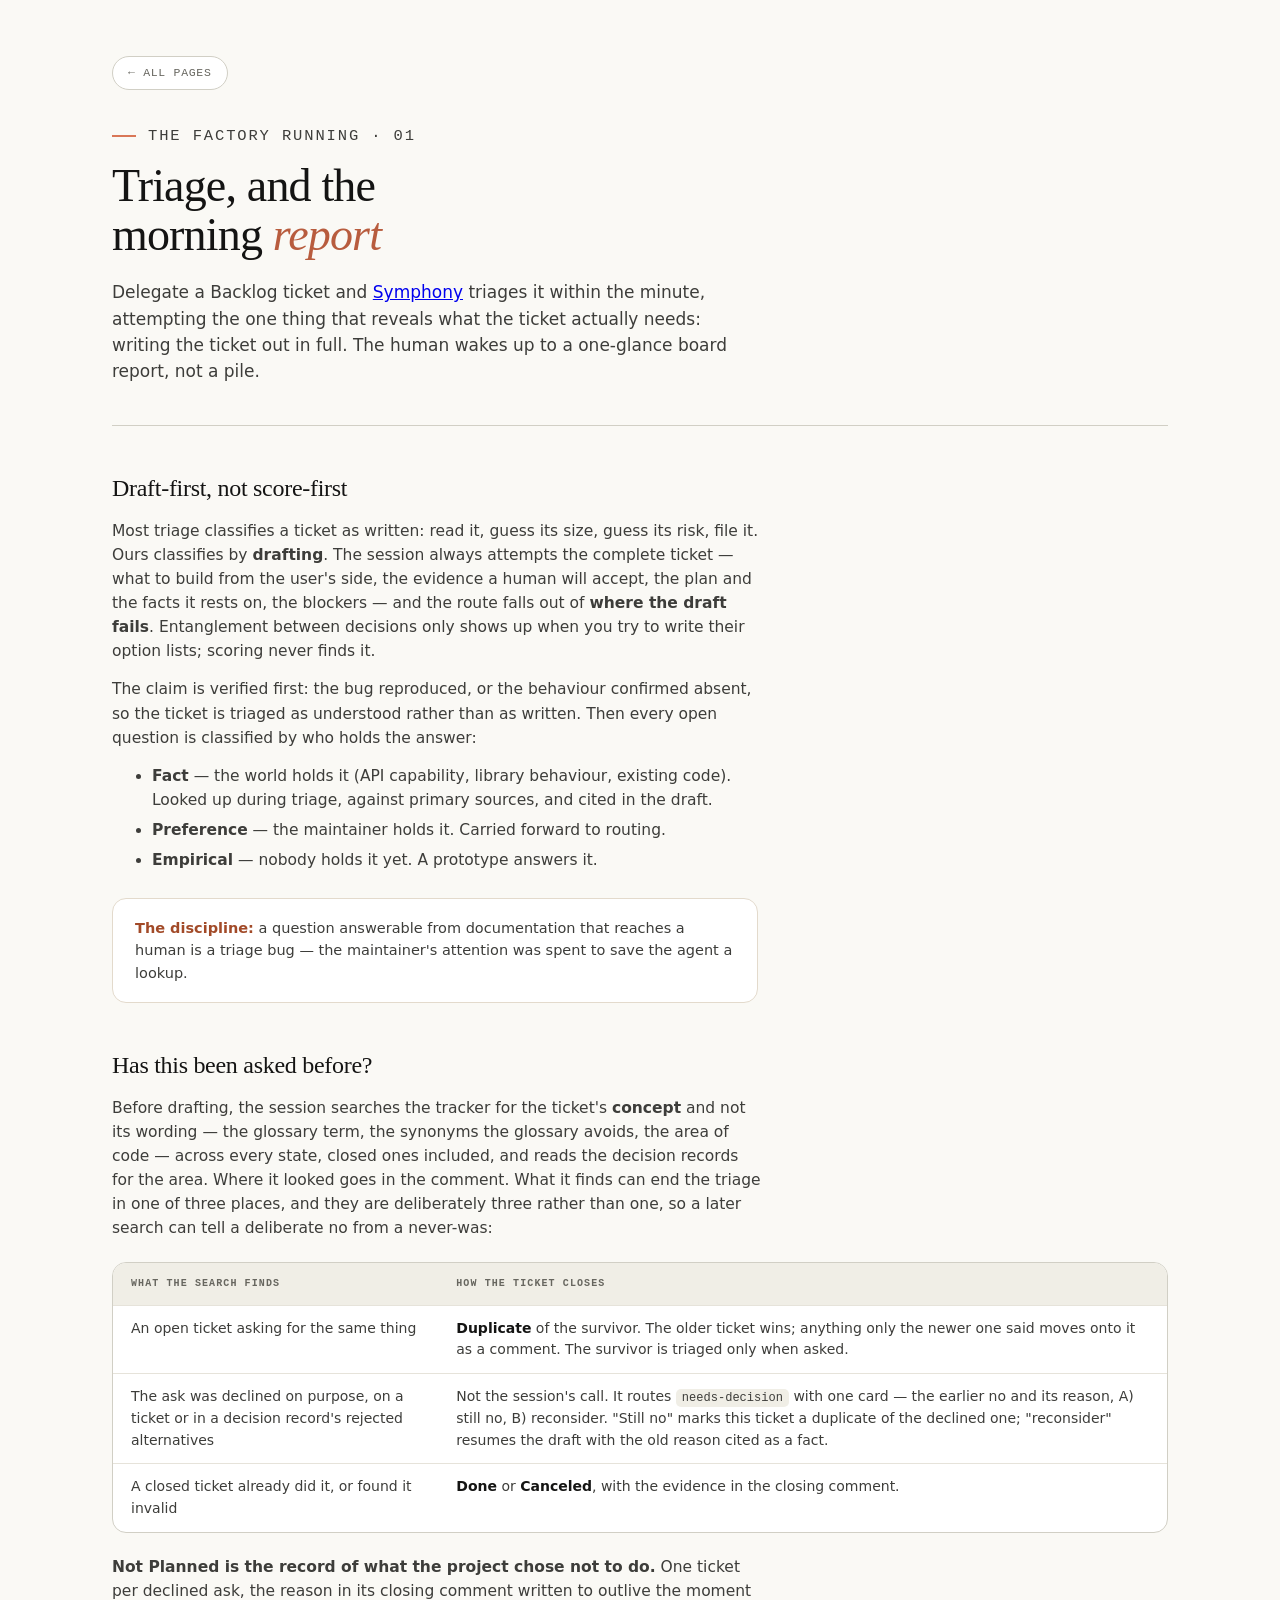
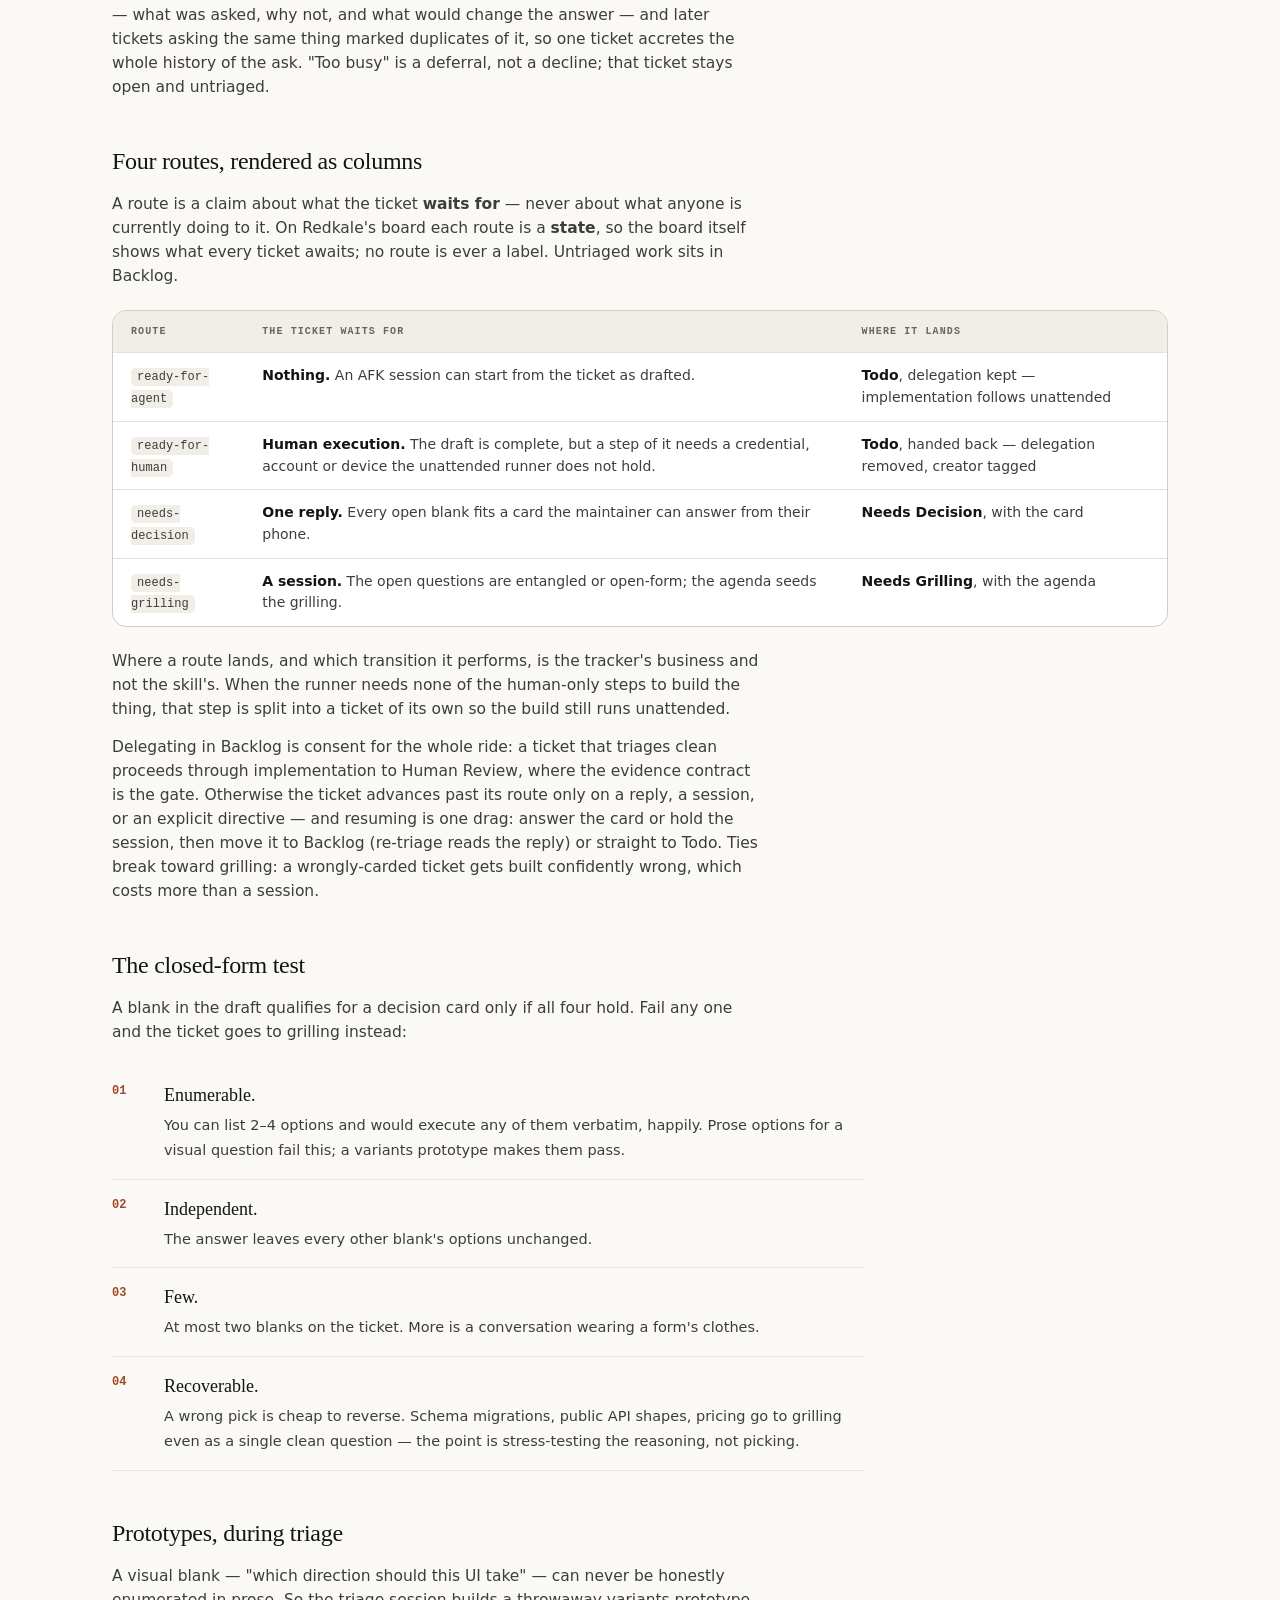
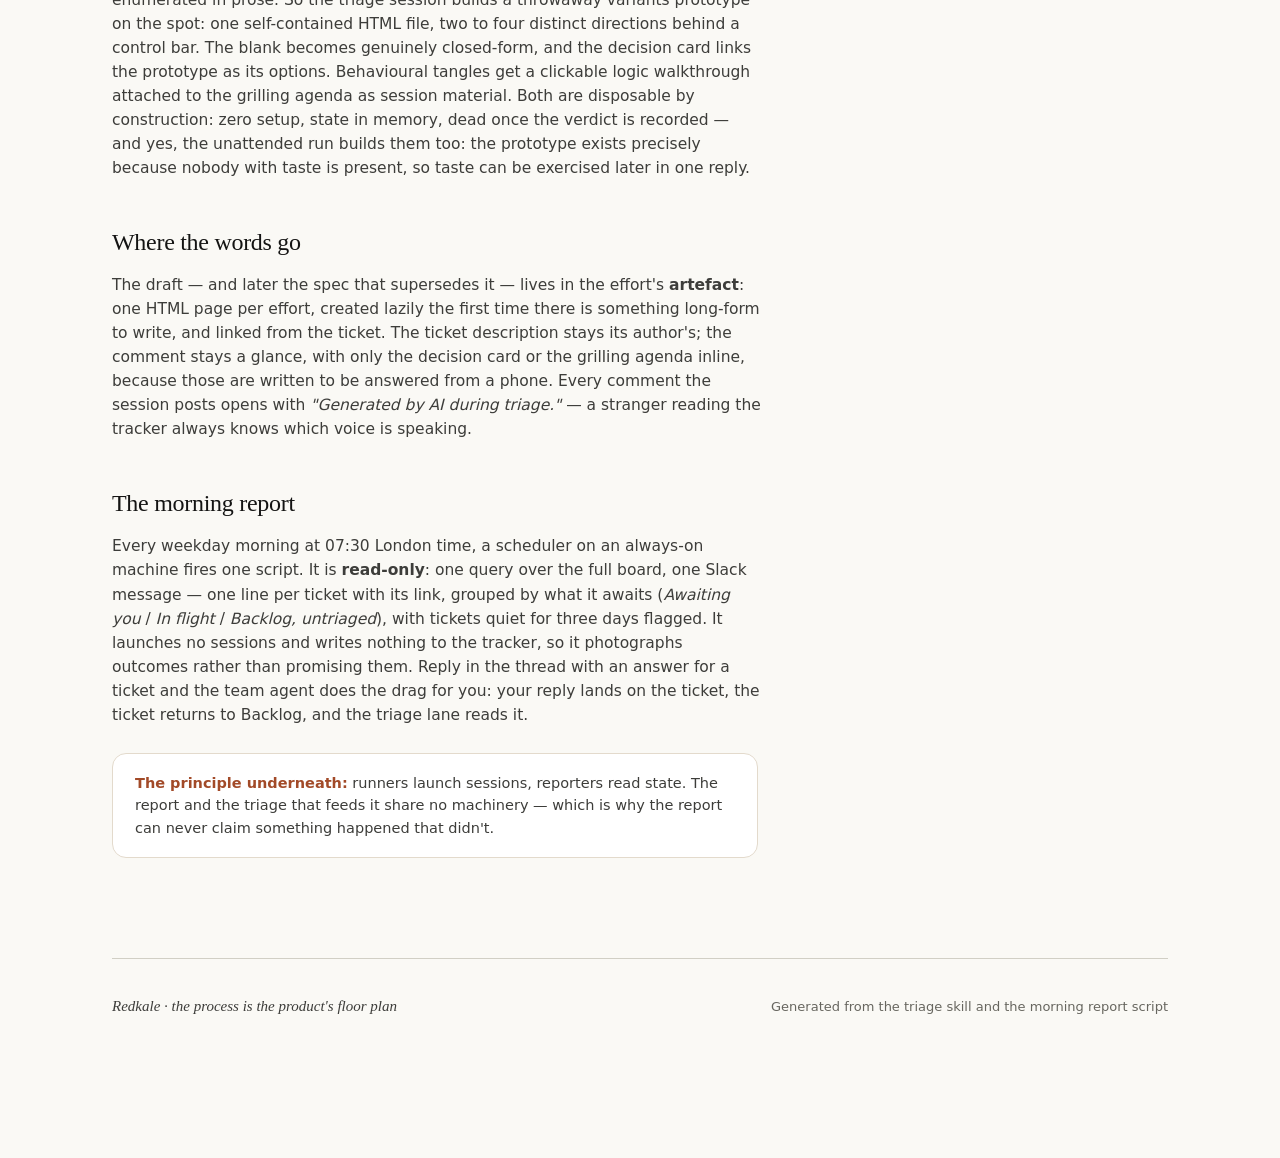
<file: morning-triage.html>
<!DOCTYPE html>
<html lang="en">
<head>
<meta charset="utf-8">
<meta name="viewport" content="width=device-width, initial-scale=1">
<title>Triage and the morning report — The Software Factory</title>
<meta name="description" content="Symphony triages Redkale's backlog as tickets are delegated, drafting in full the ticket each one has to become. The human wakes up to a one-glance board report, not a pile.">
<link rel="icon" type="image/svg+xml" href="favicon.svg">
<meta property="og:type" content="website">
<meta property="og:site_name" content="The Software Factory">
<meta property="og:title" content="Triage and the morning report — The Software Factory">
<meta property="og:description" content="Symphony triages Redkale's backlog as tickets are delegated, drafting in full the ticket each one has to become. The human wakes up to a one-glance board report, not a pile.">
<meta property="og:url" content="https://factory.redkale.ai/morning-triage.html">
<meta property="og:image" content="https://factory.redkale.ai/og.png">
<meta property="og:image:width" content="1200">
<meta property="og:image:height" content="630">
<meta name="twitter:card" content="summary_large_image">
<link rel="stylesheet" href="style.css">
</head>
<body>
<div class="wrap page page-top">
  <a class="back" href="index.html">&#8592; all pages</a>
  <p class="eyebrow">The factory running · 01</p>
  <h1>Triage, and the morning <em>report</em></h1>
  <p class="lede">Delegate a Backlog ticket and <a href="symphony.html">Symphony</a> triages it within
    the minute, attempting the one thing that reveals what the ticket actually needs: writing the
    ticket out in full. The human wakes up to a one-glance board report, not a pile.</p>
  <div class="rule"></div>

  <h2>Draft-first, not score-first</h2>
  <p>Most triage classifies a ticket as written: read it, guess its size, guess its risk, file it.
    Ours classifies by <b>drafting</b>. The session always attempts the complete ticket — what to
    build from the user's side, the evidence a human will accept, the plan and the facts it rests on,
    the blockers — and the route falls out of <b>where the draft fails</b>. Entanglement between
    decisions only shows up when you try to write their option lists; scoring never finds it.</p>
  <p>The claim is verified first: the bug reproduced, or the behaviour confirmed absent, so the ticket
    is triaged as understood rather than as written. Then every open question is classified by who
    holds the answer:</p>
  <ul>
    <li><b>Fact</b> — the world holds it (API capability, library behaviour, existing code). Looked up
      during triage, against primary sources, and cited in the draft.</li>
    <li><b>Preference</b> — the maintainer holds it. Carried forward to routing.</li>
    <li><b>Empirical</b> — nobody holds it yet. A prototype answers it.</li>
  </ul>
  <div class="callout"><b>The discipline:</b> a question answerable from documentation that reaches a
    human is a triage bug — the maintainer's attention was spent to save the agent a lookup.</div>

  <h2>Has this been asked before?</h2>
  <p>Before drafting, the session searches the tracker for the ticket's <b>concept</b> and not its
    wording — the glossary term, the synonyms the glossary avoids, the area of code — across every
    state, closed ones included, and reads the decision records for the area. Where it looked goes in
    the comment. What it finds can end the triage in one of three places, and they are deliberately
    three rather than one, so a later search can tell a deliberate no from a never-was:</p>
  <div class="tablewrap"><table>
    <thead><tr><th>What the search finds</th><th>How the ticket closes</th></tr></thead>
    <tbody>
      <tr><td>An open ticket asking for the same thing</td><td><b>Duplicate</b> of the survivor. The older ticket wins; anything only the newer one said moves onto it as a comment. The survivor is triaged only when asked.</td></tr>
      <tr><td>The ask was declined on purpose, on a ticket or in a decision record's rejected alternatives</td><td>Not the session's call. It routes <code>needs-decision</code> with one card — the earlier no and its reason, A) still no, B) reconsider. "Still no" marks this ticket a duplicate of the declined one; "reconsider" resumes the draft with the old reason cited as a fact.</td></tr>
      <tr><td>A closed ticket already did it, or found it invalid</td><td><b>Done</b> or <b>Canceled</b>, with the evidence in the closing comment.</td></tr>
    </tbody>
  </table></div>
  <p><b>Not Planned is the record of what the project chose not to do.</b> One ticket per declined ask,
    the reason in its closing comment written to outlive the moment — what was asked, why not, and
    what would change the answer — and later tickets asking the same thing marked duplicates of it, so
    one ticket accretes the whole history of the ask. "Too busy" is a deferral, not a decline; that
    ticket stays open and untriaged.</p>

  <h2>Four routes, rendered as columns</h2>
  <p>A route is a claim about what the ticket <b>waits for</b> — never about what anyone is currently
    doing to it. On Redkale's board each route is a <b>state</b>, so the board itself shows what every
    ticket awaits; no route is ever a label. Untriaged work sits in Backlog.</p>
  <div class="tablewrap"><table>
    <thead><tr><th>Route</th><th>The ticket waits for</th><th>Where it lands</th></tr></thead>
    <tbody>
      <tr><td><code>ready-for-agent</code></td><td><b>Nothing.</b> An AFK session can start from the ticket as drafted.</td><td><b>Todo</b>, delegation kept — implementation follows unattended</td></tr>
      <tr><td><code>ready-for-human</code></td><td><b>Human execution.</b> The draft is complete, but a step of it needs a credential, account or device the unattended runner does not hold.</td><td><b>Todo</b>, handed back — delegation removed, creator tagged</td></tr>
      <tr><td><code>needs-decision</code></td><td><b>One reply.</b> Every open blank fits a card the maintainer can answer from their phone.</td><td><b>Needs Decision</b>, with the card</td></tr>
      <tr><td><code>needs-grilling</code></td><td><b>A session.</b> The open questions are entangled or open-form; the agenda seeds the grilling.</td><td><b>Needs Grilling</b>, with the agenda</td></tr>
    </tbody>
  </table></div>
  <p>Where a route lands, and which transition it performs, is the tracker's business and not the
    skill's. When the runner needs none of the human-only steps to build the thing, that step is split
    into a ticket of its own so the build still runs unattended.</p>
  <p>Delegating in Backlog is consent for the whole ride: a ticket that triages clean proceeds through
    implementation to Human Review, where the evidence contract is the gate. Otherwise the ticket
    advances past its route only on a reply, a session, or an explicit directive — and resuming is one
    drag: answer the card or hold the session, then move it to Backlog (re-triage reads the reply) or
    straight to Todo. Ties break toward grilling: a wrongly-carded ticket gets built confidently
    wrong, which costs more than a session.</p>

  <h2>The closed-form test</h2>
  <p>A blank in the draft qualifies for a decision card only if all four hold. Fail any one and the
    ticket goes to grilling instead:</p>
  <div class="prin">
    <div><span class="n">01</span><span><b>Enumerable.</b><span class="d">You can list 2–4 options and would execute any of them verbatim, happily. Prose options for a visual question fail this; a variants prototype makes them pass.</span></span></div>
    <div><span class="n">02</span><span><b>Independent.</b><span class="d">The answer leaves every other blank's options unchanged.</span></span></div>
    <div><span class="n">03</span><span><b>Few.</b><span class="d">At most two blanks on the ticket. More is a conversation wearing a form's clothes.</span></span></div>
    <div><span class="n">04</span><span><b>Recoverable.</b><span class="d">A wrong pick is cheap to reverse. Schema migrations, public API shapes, pricing go to grilling even as a single clean question — the point is stress-testing the reasoning, not picking.</span></span></div>
  </div>

  <h2>Prototypes, during triage</h2>
  <p>A visual blank — "which direction should this UI take" — can never be honestly enumerated in
    prose. So the triage session builds a throwaway variants prototype on the spot: one
    self-contained HTML file, two to four distinct directions behind a control bar. The blank becomes
    genuinely closed-form, and the decision card links the prototype as its options. Behavioural
    tangles get a clickable logic walkthrough attached to the grilling agenda as session material.
    Both are disposable by construction: zero setup, state in memory, dead once the verdict is
    recorded — and yes, the unattended run builds them too: the prototype exists precisely because
    nobody with taste is present, so taste can be exercised later in one reply.</p>

  <h2>Where the words go</h2>
  <p>The draft — and later the spec that supersedes it — lives in the effort's <b>artefact</b>: one
    HTML page per effort, created lazily the first time there is something long-form to write, and
    linked from the ticket. The ticket description stays its author's; the comment stays a glance,
    with only the decision card or the grilling agenda inline, because those are written to be
    answered from a phone. Every comment the session posts opens with <i>"Generated by AI during
    triage."</i> — a stranger reading the tracker always knows which voice is speaking.</p>

  <h2>The morning report</h2>
  <p>Every weekday morning at 07:30 London time, a scheduler on an always-on machine fires one script. It is
    <b>read-only</b>: one query over the full board, one Slack message — one line per ticket with its
    link, grouped by what it awaits (<i>Awaiting you</i> / <i>In flight</i> / <i>Backlog,
    untriaged</i>), with tickets quiet for three days flagged. It launches no sessions and writes
    nothing to the tracker, so it photographs outcomes rather than promising them. Reply in the
    thread with an answer for a ticket and the team agent does the drag for you: your reply lands on
    the ticket, the ticket returns to Backlog, and the triage lane reads it.</p>
  <div class="callout"><b>The principle underneath:</b> runners launch sessions, reporters read
    state. The report and the triage that feeds it share no machinery — which is why the report can
    never claim something happened that didn't.</div>

  <footer><span class="k">Redkale · the process is the product's floor plan</span>
    <span>Generated from the triage skill and the morning report script</span></footer>
</div>
</body>
</html>
</file>
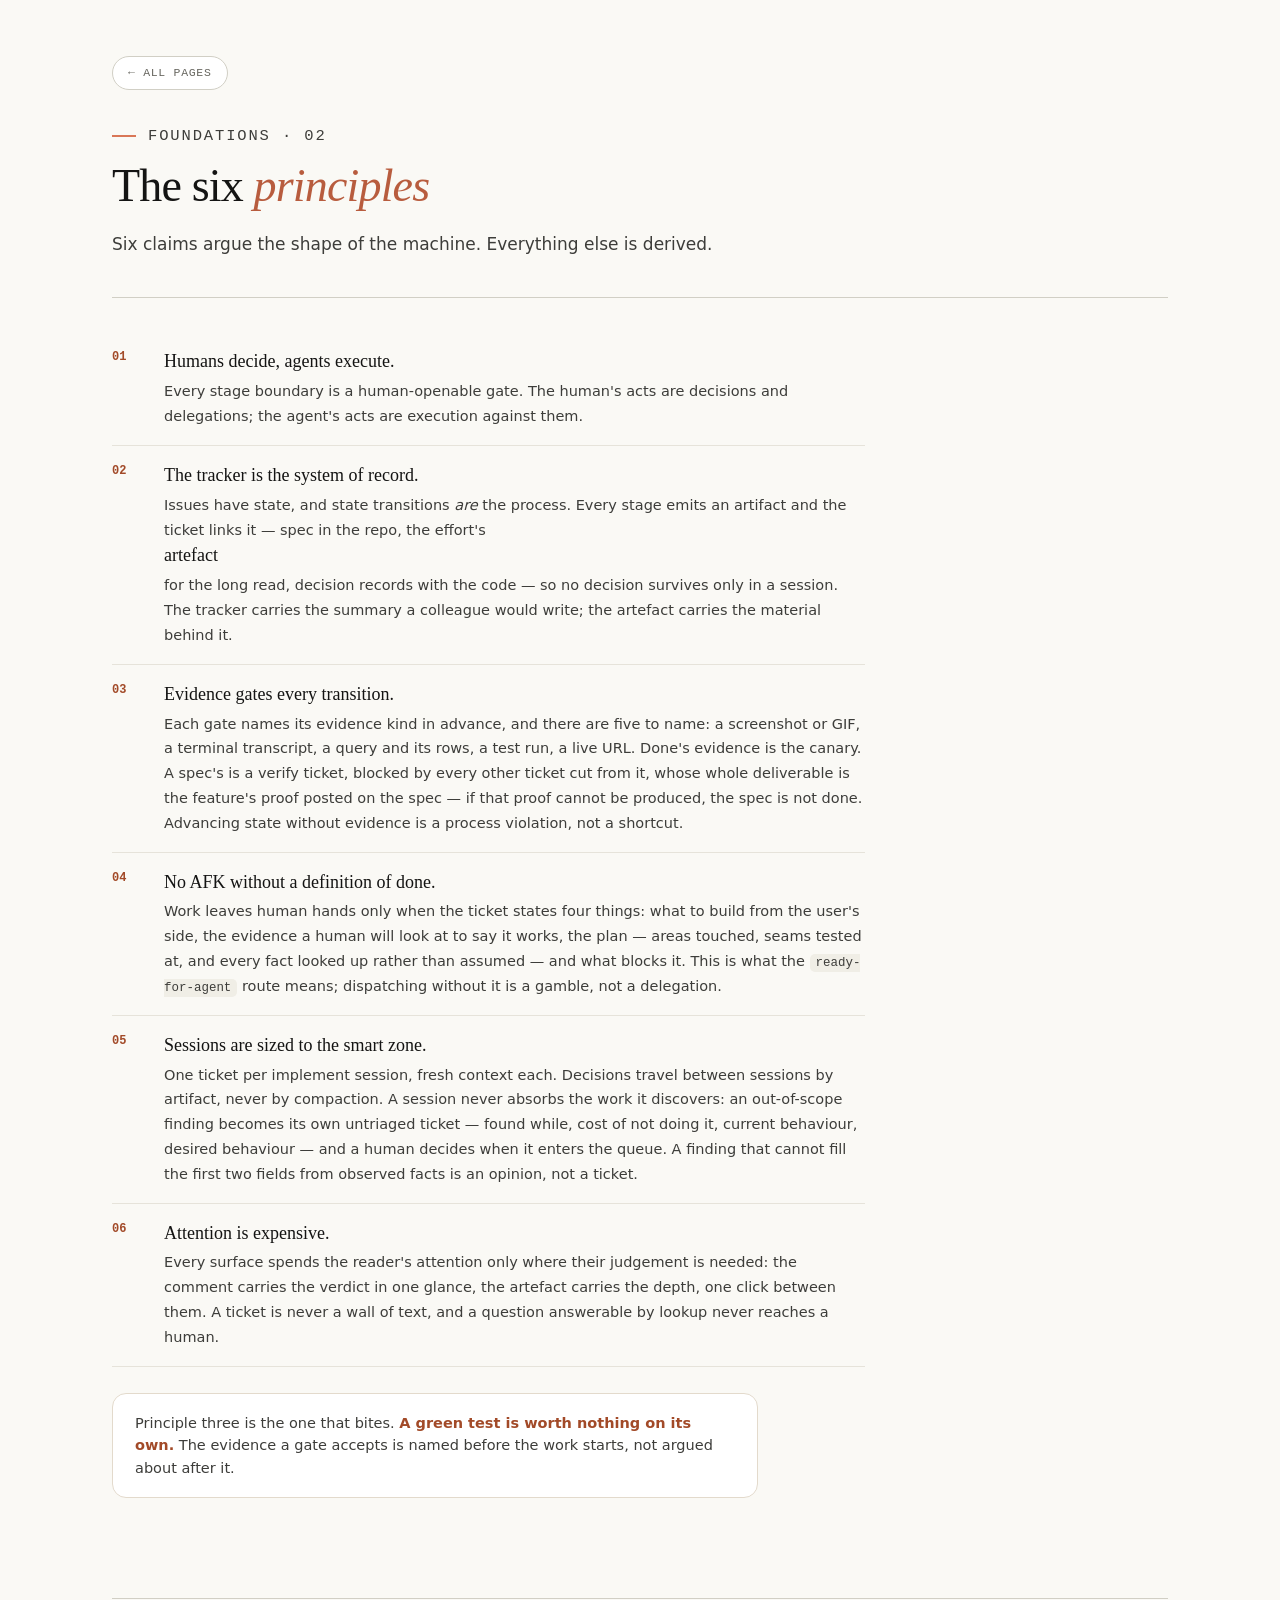
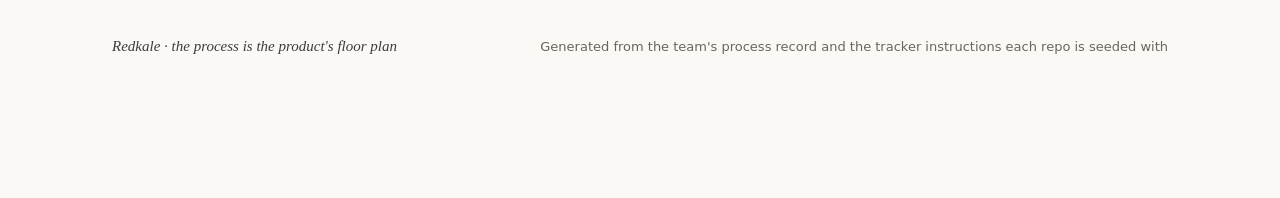
<file: principles.html>
<!DOCTYPE html>
<html lang="en">
<head>
<meta charset="utf-8">
<meta name="viewport" content="width=device-width, initial-scale=1">
<title>The six principles — The Software Factory</title>
<meta name="description" content="Six claims argue the shape of Redkale's engineering machine. Everything else is derived.">
<link rel="icon" type="image/svg+xml" href="favicon.svg">
<meta property="og:type" content="website">
<meta property="og:site_name" content="The Software Factory">
<meta property="og:title" content="The six principles — The Software Factory">
<meta property="og:description" content="Six claims argue the shape of Redkale's engineering machine. Everything else is derived.">
<meta property="og:url" content="https://factory.redkale.ai/principles.html">
<meta property="og:image" content="https://factory.redkale.ai/og.png">
<meta property="og:image:width" content="1200">
<meta property="og:image:height" content="630">
<meta name="twitter:card" content="summary_large_image">
<link rel="stylesheet" href="style.css">
</head>
<body>
<div class="wrap page page-top">
  <a class="back" href="index.html">&#8592; all pages</a>
  <p class="eyebrow">Foundations · 02</p>
  <h1>The six <em>principles</em></h1>
  <p class="lede">Six claims argue the shape of the machine. Everything else is derived.</p>
  <div class="rule"></div>
  <div class="prin">
    <div><span class="n">01</span><span><b>Humans decide, agents execute.</b><span class="d">Every stage boundary is a human-openable gate. The human's acts are decisions and delegations; the agent's acts are execution against them.</span></span></div>
    <div><span class="n">02</span><span><b>The tracker is the system of record.</b><span class="d">Issues have state, and state transitions <i>are</i> the process. Every stage emits an artifact and the ticket links it — spec in the repo, the effort's <b>artefact</b> for the long read, decision records with the code — so no decision survives only in a session. The tracker carries the summary a colleague would write; the artefact carries the material behind it.</span></span></div>
    <div><span class="n">03</span><span><b>Evidence gates every transition.</b><span class="d">Each gate names its evidence kind in advance, and there are five to name: a screenshot or GIF, a terminal transcript, a query and its rows, a test run, a live URL. Done's evidence is the canary. A spec's is a verify ticket, blocked by every other ticket cut from it, whose whole deliverable is the feature's proof posted on the spec — if that proof cannot be produced, the spec is not done. Advancing state without evidence is a process violation, not a shortcut.</span></span></div>
    <div><span class="n">04</span><span><b>No AFK without a definition of done.</b><span class="d">Work leaves human hands only when the ticket states four things: what to build from the user's side, the evidence a human will look at to say it works, the plan — areas touched, seams tested at, and every fact looked up rather than assumed — and what blocks it. This is what the <code>ready-for-agent</code> route means; dispatching without it is a gamble, not a delegation.</span></span></div>
    <div><span class="n">05</span><span><b>Sessions are sized to the smart zone.</b><span class="d">One ticket per implement session, fresh context each. Decisions travel between sessions by artifact, never by compaction. A session never absorbs the work it discovers: an out-of-scope finding becomes its own untriaged ticket — found while, cost of not doing it, current behaviour, desired behaviour — and a human decides when it enters the queue. A finding that cannot fill the first two fields from observed facts is an opinion, not a ticket.</span></span></div>
    <div><span class="n">06</span><span><b>Attention is expensive.</b><span class="d">Every surface spends the reader's attention only where their judgement is needed: the comment carries the verdict in one glance, the artefact carries the depth, one click between them. A ticket is never a wall of text, and a question answerable by lookup never reaches a human.</span></span></div>
  </div>
  <div class="callout">Principle three is the one that bites. <b>A green test is worth nothing on its
    own.</b> The evidence a gate accepts is named before the work starts, not argued about after it.</div>
  <footer><span class="k">Redkale · the process is the product's floor plan</span>
    <span>Generated from the team's process record and the tracker instructions each repo is seeded with</span></footer>
</div>
</body>
</html>
</file>
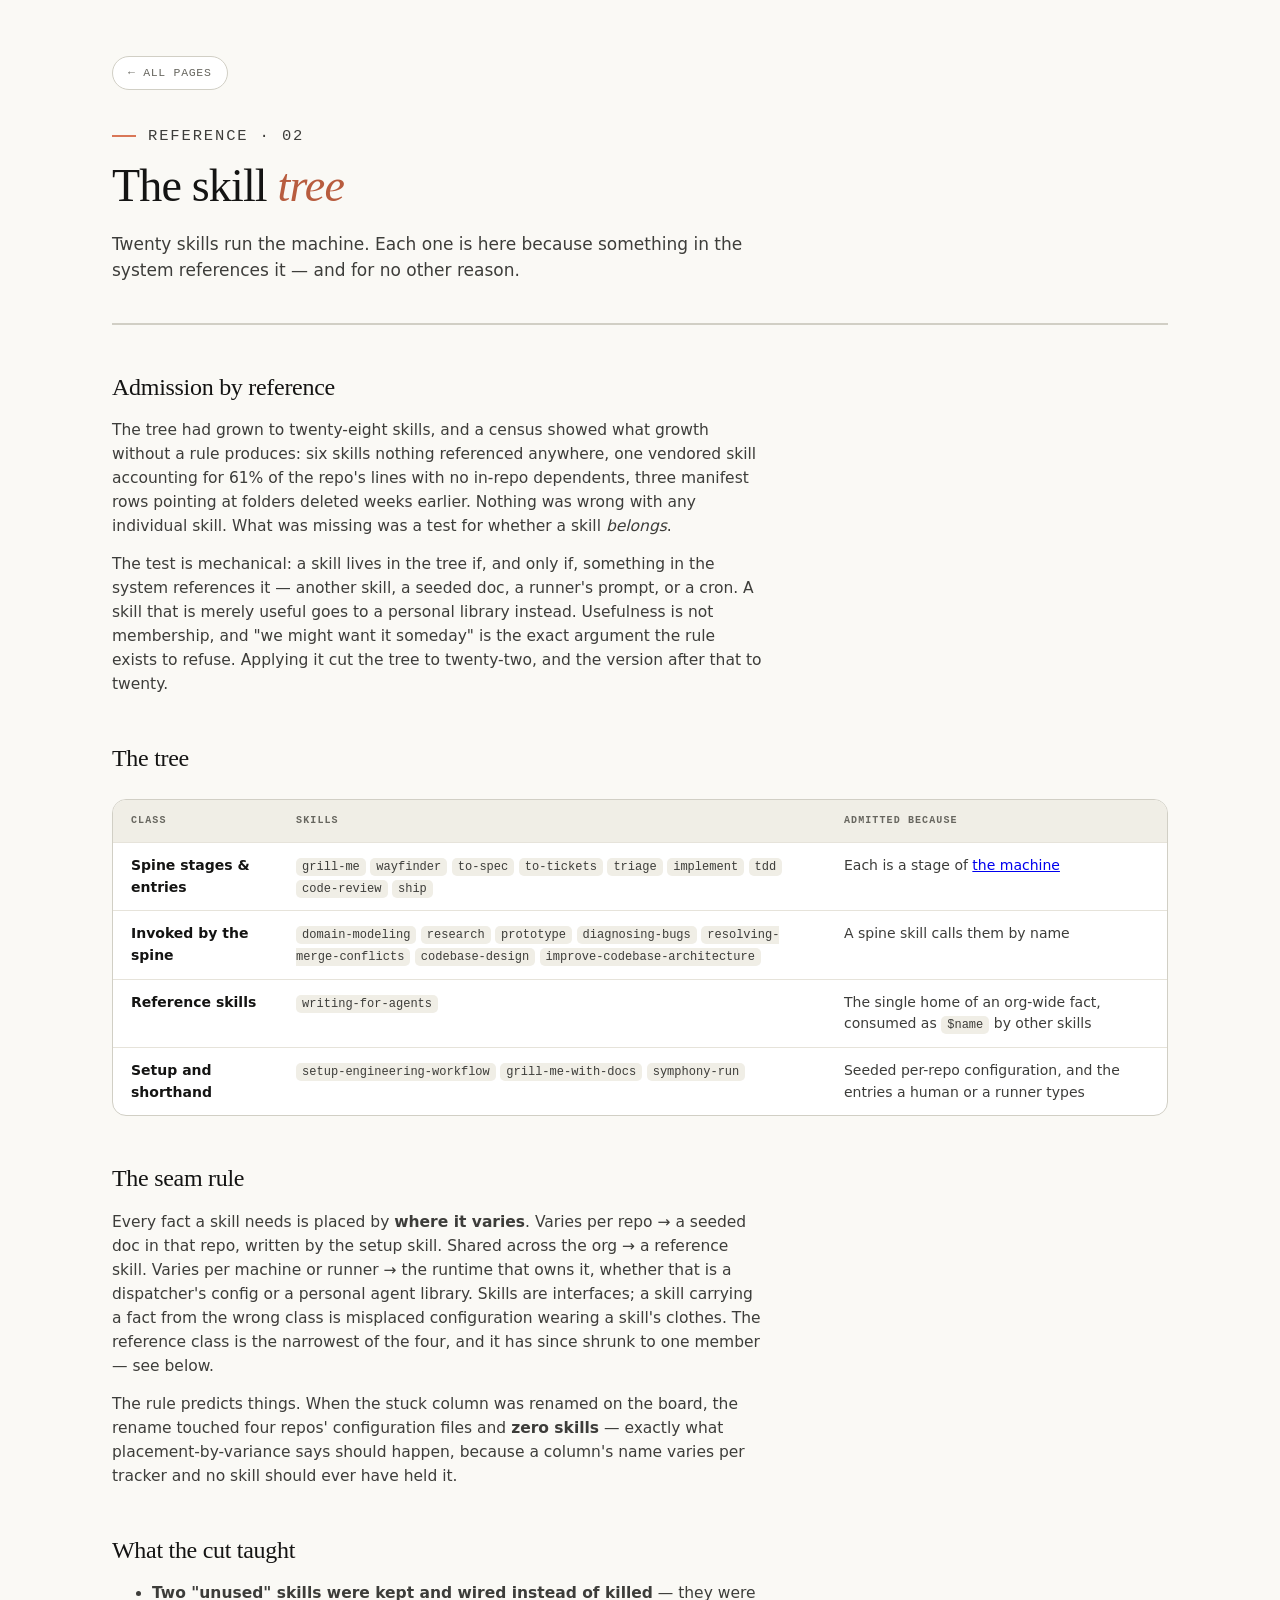
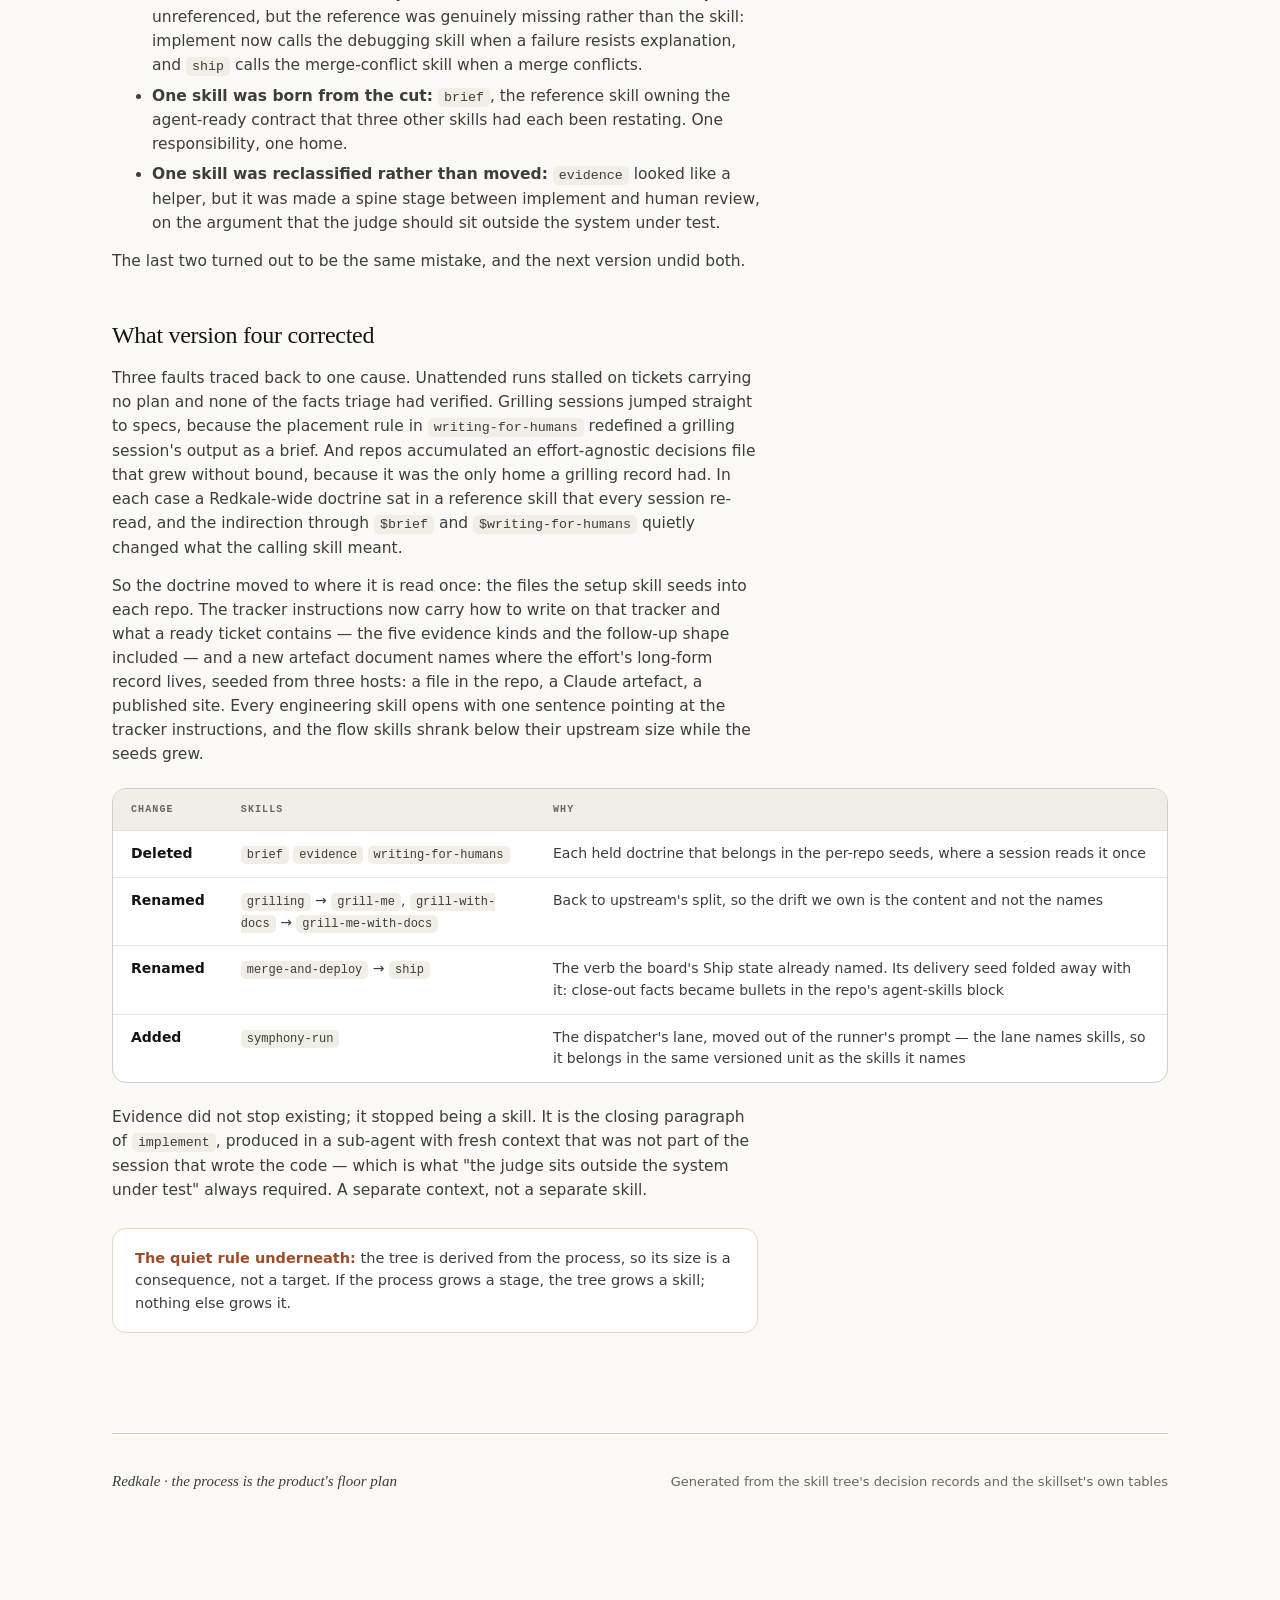
<file: skill-tree.html>
<!DOCTYPE html>
<html lang="en">
<head>
<meta charset="utf-8">
<meta name="viewport" content="width=device-width, initial-scale=1">
<title>The skill tree — The Software Factory</title>
<meta name="description" content="Redkale's twenty agent skills, admitted by reference and placed by variance — derived from the process, not accumulated.">
<link rel="icon" type="image/svg+xml" href="favicon.svg">
<meta property="og:type" content="website">
<meta property="og:site_name" content="The Software Factory">
<meta property="og:title" content="The skill tree — The Software Factory">
<meta property="og:description" content="Redkale's twenty agent skills, admitted by reference and placed by variance — derived from the process, not accumulated.">
<meta property="og:url" content="https://factory.redkale.ai/skill-tree.html">
<meta property="og:image" content="https://factory.redkale.ai/og.png">
<meta property="og:image:width" content="1200">
<meta property="og:image:height" content="630">
<meta name="twitter:card" content="summary_large_image">
<link rel="stylesheet" href="style.css">
</head>
<body>
<div class="wrap page page-top">
  <a class="back" href="index.html">&#8592; all pages</a>
  <p class="eyebrow">Reference · 02</p>
  <h1>The skill <em>tree</em></h1>
  <p class="lede">Twenty skills run the machine. Each one is here because something in the system
    references it — and for no other reason.</p>
  <div class="rule"></div>

  <h2>Admission by reference</h2>
  <p>The tree had grown to twenty-eight skills, and a census showed what growth without a rule
    produces: six skills nothing referenced anywhere, one vendored skill accounting for 61% of the
    repo's lines with no in-repo dependents, three manifest rows pointing at folders deleted weeks
    earlier. Nothing was wrong with any individual skill. What was missing was a test for whether a
    skill <i>belongs</i>.</p>
  <p>The test is mechanical: a skill lives in the tree if, and only if, something in the system
    references it — another skill, a seeded doc, a runner's prompt, or a cron. A skill that is merely
    useful goes to a personal library instead. Usefulness is not membership, and "we might want it
    someday" is the exact argument the rule exists to refuse. Applying it cut the tree to
    twenty-two, and the version after that to twenty.</p>

  <h2>The tree</h2>
  <div class="tablewrap"><table>
    <thead><tr><th>Class</th><th>Skills</th><th>Admitted because</th></tr></thead>
    <tbody>
      <tr><td><b>Spine stages &amp; entries</b></td>
        <td><code>grill-me</code> <code>wayfinder</code> <code>to-spec</code> <code>to-tickets</code> <code>triage</code> <code>implement</code> <code>tdd</code> <code>code-review</code> <code>ship</code></td>
        <td>Each is a stage of <a href="machine.html">the machine</a></td></tr>
      <tr><td><b>Invoked by the spine</b></td>
        <td><code>domain-modeling</code> <code>research</code> <code>prototype</code> <code>diagnosing-bugs</code> <code>resolving-merge-conflicts</code> <code>codebase-design</code> <code>improve-codebase-architecture</code></td>
        <td>A spine skill calls them by name</td></tr>
      <tr><td><b>Reference skills</b></td>
        <td><code>writing-for-agents</code></td>
        <td>The single home of an org-wide fact, consumed as <code>$name</code> by other skills</td></tr>
      <tr><td><b>Setup and shorthand</b></td>
        <td><code>setup-engineering-workflow</code> <code>grill-me-with-docs</code> <code>symphony-run</code></td>
        <td>Seeded per-repo configuration, and the entries a human or a runner types</td></tr>
    </tbody>
  </table></div>

  <h2>The seam rule</h2>
  <p>Every fact a skill needs is placed by <b>where it varies</b>. Varies per repo → a seeded doc in
    that repo, written by the setup skill. Shared across the org → a reference skill. Varies per
    machine or runner → the runtime that owns it, whether that is a dispatcher's config or a personal
    agent library. Skills are interfaces; a skill carrying a fact from the wrong class is misplaced
    configuration wearing a skill's clothes. The reference class is the narrowest of the four, and it
    has since shrunk to one member — see below.</p>
  <p>The rule predicts things. When the stuck column was renamed on the board, the rename touched four
    repos' configuration files and <b>zero skills</b> — exactly what placement-by-variance says
    should happen, because a column's name varies per tracker and no skill should ever have held
    it.</p>

  <h2>What the cut taught</h2>
  <ul>
    <li><b>Two "unused" skills were kept and wired instead of killed</b> — they were unreferenced, but
      the reference was genuinely missing rather than the skill: implement now calls the debugging
      skill when a failure resists explanation, and <code>ship</code> calls the merge-conflict skill
      when a merge conflicts.</li>
    <li><b>One skill was born from the cut:</b> <code>brief</code>, the reference skill owning the
      agent-ready contract that three other skills had each been restating. One responsibility, one
      home.</li>
    <li><b>One skill was reclassified rather than moved:</b> <code>evidence</code> looked like a
      helper, but it was made a spine stage between implement and human review, on the argument that
      the judge should sit outside the system under test.</li>
  </ul>
  <p>The last two turned out to be the same mistake, and the next version undid both.</p>

  <h2>What version four corrected</h2>
  <p>Three faults traced back to one cause. Unattended runs stalled on tickets carrying no plan and
    none of the facts triage had verified. Grilling sessions jumped straight to specs, because the
    placement rule in <code>writing-for-humans</code> redefined a grilling session's output as a
    brief. And repos accumulated an effort-agnostic decisions file that grew without bound, because it
    was the only home a grilling record had. In each case a Redkale-wide doctrine sat in a reference
    skill that every session re-read, and the indirection through <code>$brief</code> and
    <code>$writing-for-humans</code> quietly changed what the calling skill meant.</p>
  <p>So the doctrine moved to where it is read once: the files the setup skill seeds into each repo.
    The tracker instructions now carry how to write on that tracker and what a ready ticket contains —
    the five evidence kinds and the follow-up shape included — and a new artefact document names where
    the effort's long-form record lives, seeded from three hosts: a file in the repo, a Claude
    artefact, a published site. Every engineering skill opens with one sentence pointing at the
    tracker instructions, and the flow skills shrank below their upstream size while the seeds
    grew.</p>
  <div class="tablewrap"><table>
    <thead><tr><th>Change</th><th>Skills</th><th>Why</th></tr></thead>
    <tbody>
      <tr><td><b>Deleted</b></td><td><code>brief</code> <code>evidence</code> <code>writing-for-humans</code></td><td>Each held doctrine that belongs in the per-repo seeds, where a session reads it once</td></tr>
      <tr><td><b>Renamed</b></td><td><code>grilling</code> → <code>grill-me</code>, <code>grill-with-docs</code> → <code>grill-me-with-docs</code></td><td>Back to upstream's split, so the drift we own is the content and not the names</td></tr>
      <tr><td><b>Renamed</b></td><td><code>merge-and-deploy</code> → <code>ship</code></td><td>The verb the board's Ship state already named. Its delivery seed folded away with it: close-out facts became bullets in the repo's agent-skills block</td></tr>
      <tr><td><b>Added</b></td><td><code>symphony-run</code></td><td>The dispatcher's lane, moved out of the runner's prompt — the lane names skills, so it belongs in the same versioned unit as the skills it names</td></tr>
    </tbody>
  </table></div>
  <p>Evidence did not stop existing; it stopped being a skill. It is the closing paragraph of
    <code>implement</code>, produced in a sub-agent with fresh context that was not part of the
    session that wrote the code — which is what "the judge sits outside the system under test" always
    required. A separate context, not a separate skill.</p>
  <div class="callout"><b>The quiet rule underneath:</b> the tree is derived from the process, so its
    size is a consequence, not a target. If the process grows a stage, the tree grows a skill; nothing
    else grows it.</div>

  <footer><span class="k">Redkale · the process is the product's floor plan</span>
    <span>Generated from the skill tree's decision records and the skillset's own tables</span></footer>
</div>
</body>
</html>
</file>
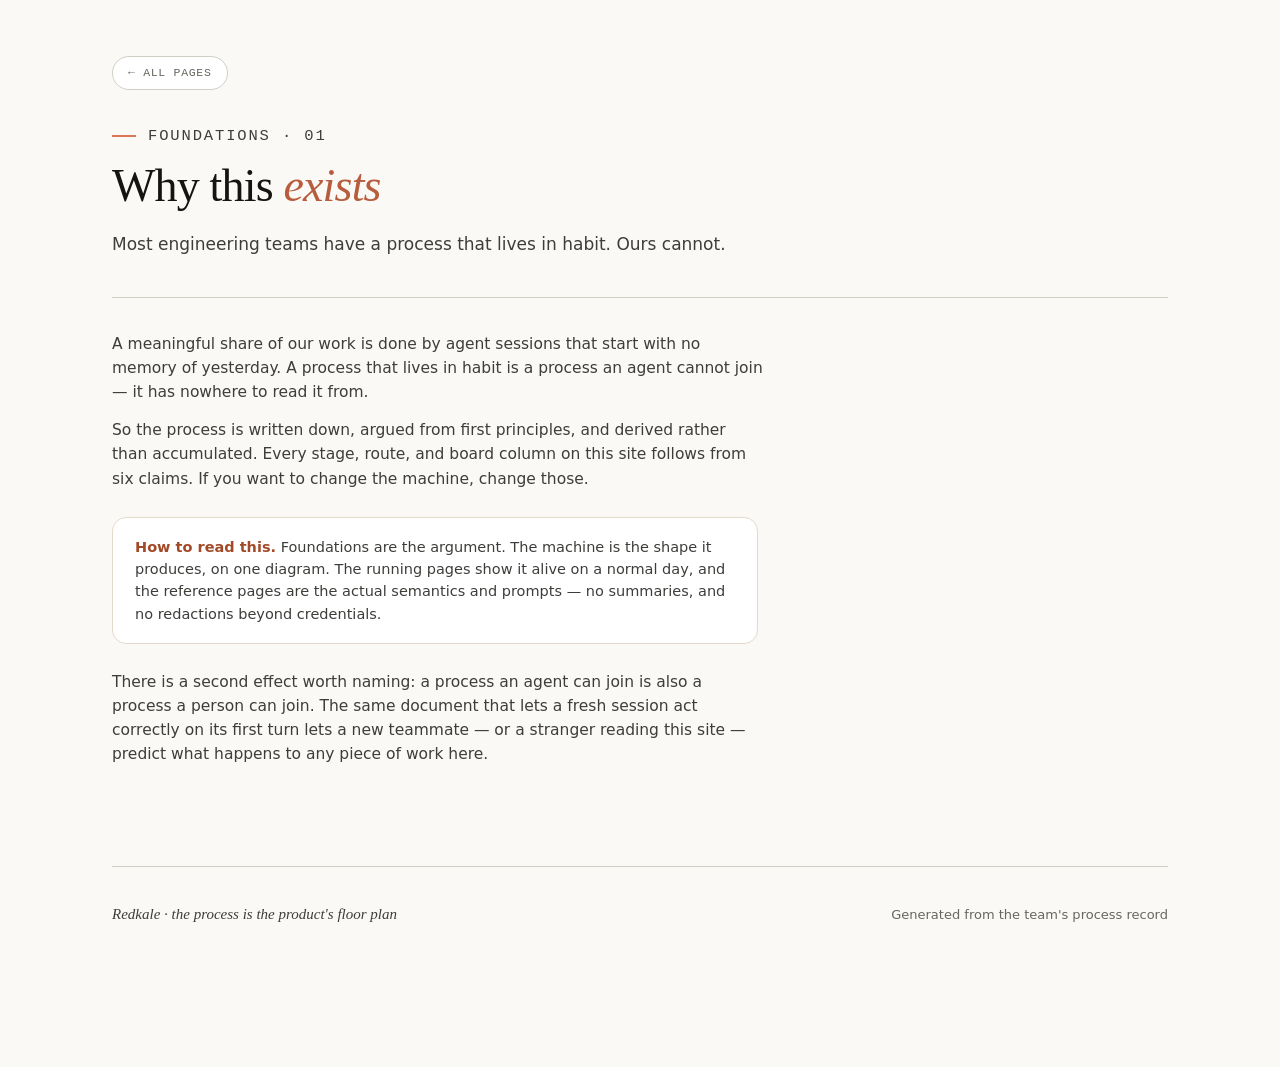
<file: why.html>
<!DOCTYPE html>
<html lang="en">
<head>
<meta charset="utf-8">
<meta name="viewport" content="width=device-width, initial-scale=1">
<title>Why this exists — The Software Factory</title>
<meta name="description" content="Agent sessions start with no memory of yesterday. That single fact is why Redkale's process is a document and not a habit.">
<link rel="icon" type="image/svg+xml" href="favicon.svg">
<meta property="og:type" content="website">
<meta property="og:site_name" content="The Software Factory">
<meta property="og:title" content="Why this exists — The Software Factory">
<meta property="og:description" content="Agent sessions start with no memory of yesterday. That single fact is why Redkale's process is a document and not a habit.">
<meta property="og:url" content="https://factory.redkale.ai/why.html">
<meta property="og:image" content="https://factory.redkale.ai/og.png">
<meta property="og:image:width" content="1200">
<meta property="og:image:height" content="630">
<meta name="twitter:card" content="summary_large_image">
<link rel="stylesheet" href="style.css">
</head>
<body>
<div class="wrap page page-top">
  <a class="back" href="index.html">&#8592; all pages</a>
  <p class="eyebrow">Foundations · 01</p>
  <h1>Why this <em>exists</em></h1>
  <p class="lede">Most engineering teams have a process that lives in habit. Ours cannot.</p>
  <div class="rule"></div>
  <p>A meaningful share of our work is done by agent sessions that start with no memory of yesterday.
    A process that lives in habit is a process an agent cannot join — it has nowhere to read it from.</p>
  <p>So the process is written down, argued from first principles, and derived rather than accumulated.
    Every stage, route, and board column on this site follows from six claims. If you want to change
    the machine, change those.</p>
  <div class="callout"><b>How to read this.</b> Foundations are the argument. The machine is the shape
    it produces, on one diagram. The running pages show it alive on a normal day, and the reference
    pages are the actual semantics and prompts — no summaries, and no redactions beyond credentials.</div>
  <p>There is a second effect worth naming: a process an agent can join is also a process a person can
    join. The same document that lets a fresh session act correctly on its first turn lets a new
    teammate — or a stranger reading this site — predict what happens to any piece of work here.</p>
  <footer><span class="k">Redkale · the process is the product's floor plan</span>
    <span>Generated from the team's process record</span></footer>
</div>
</body>
</html>
</file>
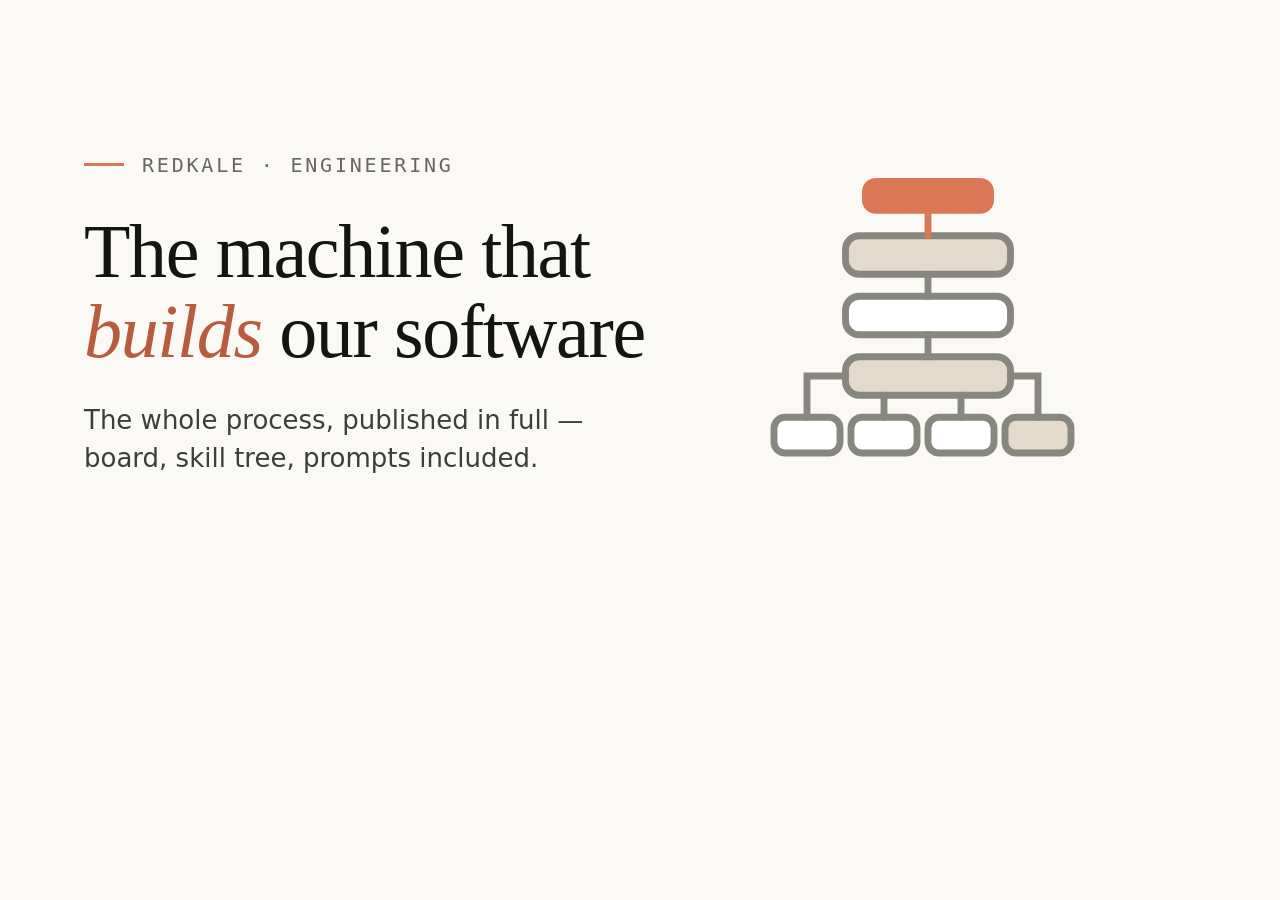
<file: og/og-source.html>
<!DOCTYPE html>
<html lang="en">
<head>
<meta charset="utf-8">
<style>
:root {
  --ivory:#FAF9F5; --paper:#FFFFFF; --slate:#141413;
  --clay:#D97757; --clay-d:#B85C3E; --oat:#E3DACC;
  --g300:#D1CFC5; --g500:#87867F; --g600:#67665F; --g700:#3D3D3A;
}
* { margin:0; box-sizing:border-box; }
body { width:1200px; height:630px; background:var(--ivory); overflow:hidden;
  font-family: system-ui, -apple-system, "Segoe UI", Roboto, Helvetica, Arial, sans-serif;
  display:flex; align-items:center; }
.left { padding:0 0 0 84px; width:720px; }
.eyebrow { font-family: ui-monospace, "SF Mono", Menlo, monospace; font-size:20px;
  letter-spacing:.14em; text-transform:uppercase; color:var(--g600);
  display:flex; align-items:center; gap:18px; margin-bottom:34px; }
.eyebrow::before { content:""; width:40px; height:3px; background:var(--clay); }
h1 { font-family: ui-serif, Georgia, "Times New Roman", serif; font-weight:500;
  font-size:76px; line-height:1.06; letter-spacing:-.018em; color:var(--slate); }
h1 em { font-style:italic; color:var(--clay-d); }
.sub { margin-top:30px; font-size:26px; line-height:1.45; color:var(--g700); max-width:560px; }
.right { flex:1; display:flex; align-items:center; justify-content:center; padding-right:64px; }
.right svg { width:330px; height:auto; }
.oa { fill:var(--oat); stroke:var(--g500); stroke-width:2.5; }
.wh { fill:var(--paper); stroke:var(--g500); stroke-width:2.5; }
.cl { fill:var(--clay); }
.ln { stroke:var(--g500); stroke-width:2.5; fill:none; stroke-linecap:round; }
.lc { stroke:var(--clay); stroke-width:2.5; fill:none; stroke-linecap:round; }
</style>
</head>
<body>
  <div class="left">
    <p class="eyebrow">Redkale · engineering</p>
    <h1>The machine that <em>builds</em> our software</h1>
    <p class="sub">The whole process, published in full — board, skill tree, prompts included.</p>
  </div>
  <div class="right"><svg viewBox="0 0 120 108">
    <rect class="cl" x="36" y="4" width="48" height="13" rx="5"/>
    <rect class="oa" x="30" y="25" width="60" height="14" rx="5"/>
    <rect class="wh" x="30" y="47" width="60" height="14" rx="5"/>
    <rect class="oa" x="30" y="69" width="60" height="14" rx="5"/>
    <path class="lc" d="M60 25 L60 17"/>
    <path class="ln" d="M60 47 L60 39 M60 69 L60 61"/>
    <rect class="wh" x="4" y="91" width="24" height="13" rx="4"/>
    <rect class="wh" x="32" y="91" width="24" height="13" rx="4"/>
    <rect class="wh" x="60" y="91" width="24" height="13" rx="4"/>
    <rect class="oa" x="88" y="91" width="24" height="13" rx="4"/>
    <path class="ln" d="M16 91 L16 76 L30 76"/><path class="ln" d="M44 91 L44 83"/>
    <path class="ln" d="M72 91 L72 83"/><path class="ln" d="M100 91 L100 76 L90 76"/>
  </svg></div>
</body>
</html>
</file>
<file: style.css>
/* The Software Factory — visual vocabulary from the approved shape prototype.
   Borrowed from thariqs.github.io/html-effectiveness, with its two WCAG
   failures corrected: g500 draws lines only (3.15–3.65:1), text uses g600;
   clay as text uses clay-t (5.10–5.92:1). Clay = human, olive = agent. */
:root {
  --ivory:#FAF9F5; --paper:#FFFFFF; --slate:#141413;
  --clay:#D97757; --clay-d:#B85C3E; --oat:#E3DACC; --olive:#788C5D;
  --g100:#F0EEE6; --g200:#E6E3DA; --g300:#D1CFC5; --g500:#87867F; --g700:#3D3D3A;
  --g600:#67665F; --clay-t:#A24A28;
  --human-fill:#FBEAE3; --human-line:#E0A184; --human-ink:#A24A28;
  --agent-fill:#EDF1E5; --agent-line:#AFBE93; --agent-ink:#4C6135;
  --neutral-fill:#F0EEE6; --neutral-line:#D1CFC5; --neutral-ink:#5F5E57;
  --serif: ui-serif, Georgia, "Times New Roman", Times, serif;
  --sans: system-ui, -apple-system, "Segoe UI", Roboto, Helvetica, Arial, sans-serif;
  --mono: ui-monospace, "SF Mono", Menlo, Monaco, Consolas, monospace;
}
* { box-sizing: border-box; }
html { scroll-behavior: smooth; }
@media (prefers-reduced-motion:reduce){ html { scroll-behavior:auto; } }
body { margin:0; background:var(--ivory); color:var(--slate); font-family:var(--sans);
  line-height:1.55; -webkit-font-smoothing:antialiased; }
:focus-visible { outline:2px solid var(--clay); outline-offset:3px; }
.wrap { max-width:1120px; margin:0 auto; padding:0 32px 140px; }

header.masthead { padding:80px 0 40px; border-bottom:1.5px solid var(--g300); margin-bottom:12px; }
.eyebrow { font-family:var(--mono); font-size:12px; letter-spacing:.12em; text-transform:uppercase;
  color:var(--g600); margin-bottom:18px; display:flex; align-items:center; gap:12px; }
.eyebrow::before { content:""; width:24px; height:1.5px; background:var(--clay); }
h1 { font-family:var(--serif); font-weight:500; font-size:clamp(38px,5.4vw,62px); line-height:1.06;
  letter-spacing:-.018em; margin:0 0 8px; max-width:17ch; text-wrap:balance; }
h1 em { font-style:italic; color:var(--clay-d); }
.intro { font-size:16.5px; color:var(--g700); margin:22px 0 0; max-width:620px; }
nav.toc { display:flex; flex-wrap:wrap; gap:8px; padding:26px 0 0; }
nav.toc a { font-size:12.5px; padding:7px 14px; border:1.5px solid var(--g300); border-radius:999px;
  text-decoration:none; color:var(--g700); background:var(--paper); display:inline-flex;
  align-items:center; gap:7px; transition:border-color 120ms,color 120ms; cursor:pointer; }
nav.toc a .n { font-family:var(--mono); font-size:10px; color:var(--g600); }
nav.toc a:hover, nav.toc a:focus-visible { border-color:var(--slate); color:var(--slate); }
nav.toc a:hover .n { color:var(--clay-t); }

/* diagram */
.legend { display:flex; flex-wrap:wrap; gap:8px; margin:0 0 22px; padding:0; list-style:none; }
.legend li { display:flex; align-items:center; gap:8px; font-family:var(--mono); font-size:10.5px;
  letter-spacing:.08em; text-transform:uppercase; color:var(--g600);
  border:1.5px solid var(--g300); border-radius:999px; padding:5px 13px 5px 9px; background:var(--paper); }
.legend i { width:11px; height:11px; border-radius:3px; display:block; }
.sw-h { background:var(--human-fill); border:1.5px solid var(--human-line); }
.sw-a { background:var(--agent-fill); border:1.5px solid var(--agent-line); }
.sw-n { background:var(--neutral-fill); border:1.5px solid var(--neutral-line); }
.canvas { background:var(--paper); border:1.5px solid var(--g300); border-radius:14px;
  padding:26px clamp(10px,2vw,26px); overflow-x:auto; }
.canvas svg { display:block; margin:0 auto; min-width:660px; max-width:800px; width:100%; height:auto; }
.nd { cursor:pointer; }
.nd rect { transition:filter 140ms; }
.nd:hover rect, .nd:focus-visible rect { filter:brightness(.965); }
.nd:focus-visible { outline:none; }
.nd:focus-visible rect { stroke:var(--slate); stroke-width:3; }
.nd.sel rect { stroke-width:3; }
.nd .t { font:600 17px var(--sans); }
.nd .s { font:400 14px var(--sans); opacity:.82; }
.human rect { fill:var(--human-fill); stroke:var(--human-line); stroke-width:1.5; }
.human .t,.human .s { fill:var(--human-ink); }
.agent rect { fill:var(--agent-fill); stroke:var(--agent-line); stroke-width:1.5; }
.agent .t,.agent .s { fill:var(--agent-ink); }
.neutral rect { fill:var(--neutral-fill); stroke:var(--neutral-line); stroke-width:1.5; }
.neutral .t,.neutral .s { fill:var(--neutral-ink); }
.entry rect { fill:var(--paper); stroke:var(--g300); stroke-width:1.5; }
.entry .t { fill:var(--slate); }
.ed { stroke:#A8A69C; stroke-width:1.6; fill:none; stroke-linejoin:round; }
.edlabel { fill:var(--g600); font:400 14px var(--sans); }
.readnote { font-family:var(--mono); font-size:11px; letter-spacing:.09em; text-transform:uppercase;
  color:var(--g600); display:flex; align-items:center; gap:9px; margin:0 0 18px; }
.readnote::before { content:""; width:22px; height:1.5px; background:var(--oat); }

.detail { margin:20px 0 0; background:var(--paper); border:1.5px solid var(--g300);
  border-radius:14px; padding:22px 26px; }
.detail.is-human { background:#FEFAF8; border-color:var(--human-line); }
.detail.is-agent { background:#FAFCF7; border-color:var(--agent-line); }
.detail .kicker { font-family:var(--mono); font-size:10.5px; letter-spacing:.13em; text-transform:uppercase;
  color:var(--g600); margin:0 0 8px; }
.detail h3 { font-family:var(--serif); font-weight:500; font-size:25px; letter-spacing:-.012em; margin:0 0 10px; }
.detail p { font-size:14.5px; color:var(--g700); margin:0 0 18px; max-width:64ch; }
.detail dl { display:grid; gap:0; margin:0; }
.detail dl div { display:grid; grid-template-columns:96px 1fr; gap:16px; align-items:baseline;
  border-top:1px solid var(--g200); padding:9px 0; }
.detail dt { font-family:var(--mono); font-size:10px; letter-spacing:.11em; text-transform:uppercase; color:var(--g600); }
.detail dd { margin:0; font-size:14px; color:var(--g700); }
.pill { display:inline-block; padding:2px 10px; border-radius:999px; font-family:var(--mono);
  font-size:10px; letter-spacing:.07em; text-transform:uppercase; }
.pill.human { background:var(--human-fill); color:var(--human-ink); }
.pill.agent { background:var(--agent-fill); color:var(--agent-ink); }

/* gallery */
section { margin-top:72px; scroll-margin-top:28px; }
.sec-head { display:flex; align-items:baseline; gap:16px; margin-bottom:10px; }
.sec-head .idx { font-family:var(--mono); font-size:13px; color:var(--clay-t); font-weight:600; width:34px; flex-shrink:0; }
.sec-head h2 { font-family:var(--serif); font-weight:500; font-size:27px; margin:0; letter-spacing:-.012em; }
.sec-head .count { font-family:var(--mono); font-size:11px; color:var(--g600); background:var(--g100);
  padding:2px 8px; border-radius:999px; }
.sec-intro { font-size:14.5px; color:var(--g700); max-width:700px; margin:0 0 24px 50px; }
@media (max-width:640px){ .sec-intro{ margin-left:0; } }
.grid { display:grid; grid-template-columns:repeat(auto-fill,minmax(316px,1fr)); gap:20px; margin-left:50px; }
@media (max-width:640px){ .grid{ margin-left:0; } }
a.card { display:flex; flex-direction:column; background:var(--paper); border:1.5px solid var(--g300);
  border-radius:14px; text-decoration:none; color:inherit; overflow:hidden; cursor:pointer;
  transition:transform 150ms ease, box-shadow 150ms ease, border-color 150ms ease; }
a.card:hover, a.card:focus-visible { transform:translateY(-3px); box-shadow:0 10px 30px rgba(20,20,19,.10); border-color:var(--slate); }
a.card:focus-visible .thumb { background:var(--oat); }
@media (prefers-reduced-motion:reduce){ a.card, a.card:hover { transform:none; transition:none; } }
.thumb { height:132px; background:var(--g100); border-bottom:1.5px solid var(--g200); display:flex;
  align-items:center; justify-content:center; padding:16px; transition:background 150ms ease; }
a.card:hover .thumb { background:var(--oat); }
.thumb svg { width:100%; height:100%; overflow:visible; }
.thumb .fl, .fthumb .fl { fill:var(--g300); } .thumb .cl, .fthumb .cl { fill:var(--clay); } .thumb .ol, .fthumb .ol { fill:var(--olive); }
.thumb .oa, .fthumb .oa { fill:var(--oat); stroke:var(--g500); stroke-width:2.5; }
.thumb .sl, .fthumb .sl { fill:var(--slate); }
.thumb .wh, .fthumb .wh { fill:var(--paper); stroke:var(--g500); stroke-width:2.5; }
.thumb .ln, .fthumb .ln { stroke:var(--g500); stroke-width:2.5; fill:none; stroke-linecap:round; }
.thumb .lc, .fthumb .lc { stroke:var(--clay); stroke-width:2.5; fill:none; stroke-linecap:round; }
a.card:hover .thumb .fl { fill:var(--g500); }
a.card:hover .thumb .oa { fill:var(--paper); }
.cbody { padding:18px 20px 16px; display:flex; flex-direction:column; flex:1; }
.ctitle { font-family:var(--serif); font-size:19px; font-weight:500; line-height:1.22; color:var(--slate);
  margin-bottom:7px; letter-spacing:-.008em; }
.cdesc { font-size:13.5px; color:var(--g700); line-height:1.5; margin-bottom:16px; flex:1; }
.cfile { font-family:var(--mono); font-size:11px; color:var(--g600); border-top:1px solid var(--g100);
  padding-top:11px; display:flex; align-items:center; justify-content:space-between; }
.cfile .arrow { transition:transform 150ms ease; color:var(--g300); }
a.card:hover .cfile { color:var(--clay-t); }
a.card:hover .cfile .arrow { transform:translateX(3px); color:var(--clay-t); }

/* subpages */
.page-top { padding-top:56px; }
.back { display:inline-flex; align-items:center; gap:8px; font-family:var(--mono); font-size:11.5px;
  letter-spacing:.06em; text-transform:uppercase; color:var(--g600); text-decoration:none;
  border:1.5px solid var(--g300); border-radius:999px; padding:7px 15px; background:var(--paper);
  cursor:pointer; margin-bottom:34px; }
.back:hover, .back:focus-visible { border-color:var(--slate); color:var(--slate); }
.page h1 { font-size:clamp(32px,4.4vw,46px); }
.page .lede { font-size:17px; color:var(--g700); margin:20px 0 0; max-width:640px; }
.page .rule { height:1.5px; background:var(--g300); margin:40px 0 34px; }
.page h2 { font-family:var(--serif); font-weight:500; font-size:24px; letter-spacing:-.012em; margin:44px 0 12px; }
.page p, .page ul, .page ol { font-size:15.5px; color:var(--g700); max-width:66ch; margin:0 0 14px; }
.page li { margin-bottom:6px; }
.page code { font-family:var(--mono); font-size:.86em; background:var(--g100); padding:2px 6px; border-radius:5px; color:var(--g700); }
.page pre { background:var(--slate); color:#EDECE6; border-radius:14px; padding:24px 26px; overflow-x:auto;
  font-family:var(--mono); font-size:13px; line-height:1.65; margin:22px 0; white-space:pre-wrap; }
.page pre code { background:none; padding:0; color:inherit; font-size:inherit; }
.tablewrap { overflow-x:auto; border:1.5px solid var(--g300); border-radius:14px; margin:22px 0; background:var(--paper); }
table { border-collapse:collapse; width:100%; font-size:14px; min-width:34rem; }
th { text-align:left; font-family:var(--mono); font-size:10px; letter-spacing:.11em; text-transform:uppercase;
  color:var(--g600); padding:13px 18px; background:var(--g100); border-bottom:1.5px solid var(--g200); }
td { padding:12px 18px; border-bottom:1px solid var(--g200); vertical-align:top; color:var(--g700); }
td b { color:var(--slate); }
tr:last-child td { border-bottom:0; }
.callout { background:var(--paper); border:1.5px solid var(--oat);
  border-radius:14px; padding:18px 22px; margin:26px 0; font-size:14.5px; color:var(--g700); max-width:70ch; }
.callout b { color:var(--clay-t); }
.prin { margin:22px 0; max-width:74ch; }
.prin > div { display:grid; grid-template-columns:38px 1fr; gap:14px; padding:16px 0; border-bottom:1px solid var(--g200); }
.prin .n { font-family:var(--mono); font-size:12px; color:var(--clay-t); font-weight:600; }
.prin b { font-family:var(--serif); font-weight:500; font-size:18px; display:block; margin-bottom:3px; color:var(--slate); }
.prin span.d { font-size:14.5px; color:var(--g700); }
footer { margin-top:100px; border-top:1.5px solid var(--g300); padding-top:36px; display:flex;
  justify-content:space-between; align-items:baseline; gap:20px; flex-wrap:wrap; font-size:13px; color:var(--g600); }
footer .k { font-family:var(--serif); font-style:italic; color:var(--g700); font-size:15px; }
footer a { color:var(--g600); }

/* feature card */
.feature { margin-top:44px; }
a.feat { display:grid; grid-template-columns:300px 1fr; gap:0; background:var(--paper);
  border:1.5px solid var(--g300); border-radius:14px; overflow:hidden; text-decoration:none;
  color:inherit; cursor:pointer;
  transition:transform 150ms ease, box-shadow 150ms ease, border-color 150ms ease; }
a.feat:hover, a.feat:focus-visible { transform:translateY(-3px);
  box-shadow:0 10px 30px rgba(20,20,19,.10); border-color:var(--slate); }
@media (prefers-reduced-motion:reduce){ a.feat, a.feat:hover, a.feat:focus-visible { transform:none; transition:none; } }
@media (max-width:720px){ a.feat { grid-template-columns:1fr; } }
.feat .fthumb { background:var(--g100); border-right:1.5px solid var(--g200); padding:26px 30px;
  display:flex; align-items:center; justify-content:center; transition:background 150ms ease; }
@media (max-width:720px){ .feat .fthumb { border-right:0; border-bottom:1.5px solid var(--g200); } }
a.feat:hover .fthumb, a.feat:focus-visible .fthumb { background:var(--oat); }
.feat .fthumb svg { width:100%; height:auto; max-height:190px; overflow:visible; }
.feat .fbody { padding:30px 34px 26px; display:flex; flex-direction:column; justify-content:center; }
.feat .ftitle { font-family:var(--serif); font-weight:500; font-size:30px; line-height:1.15;
  letter-spacing:-.014em; margin:0 0 10px; }
.feat .fdesc { font-size:15px; color:var(--g700); margin:0 0 20px; max-width:52ch; }
.feat .fgo { font-family:var(--mono); font-size:11.5px; letter-spacing:.08em; text-transform:uppercase;
  color:var(--g600); display:flex; align-items:center; gap:9px; }
a.feat:hover .fgo, a.feat:focus-visible .fgo { color:var(--clay-t); }
.feat .fgo .arrow { transition:transform 150ms ease; }
a.feat:hover .fgo .arrow { transform:translateX(3px); }
</file>
